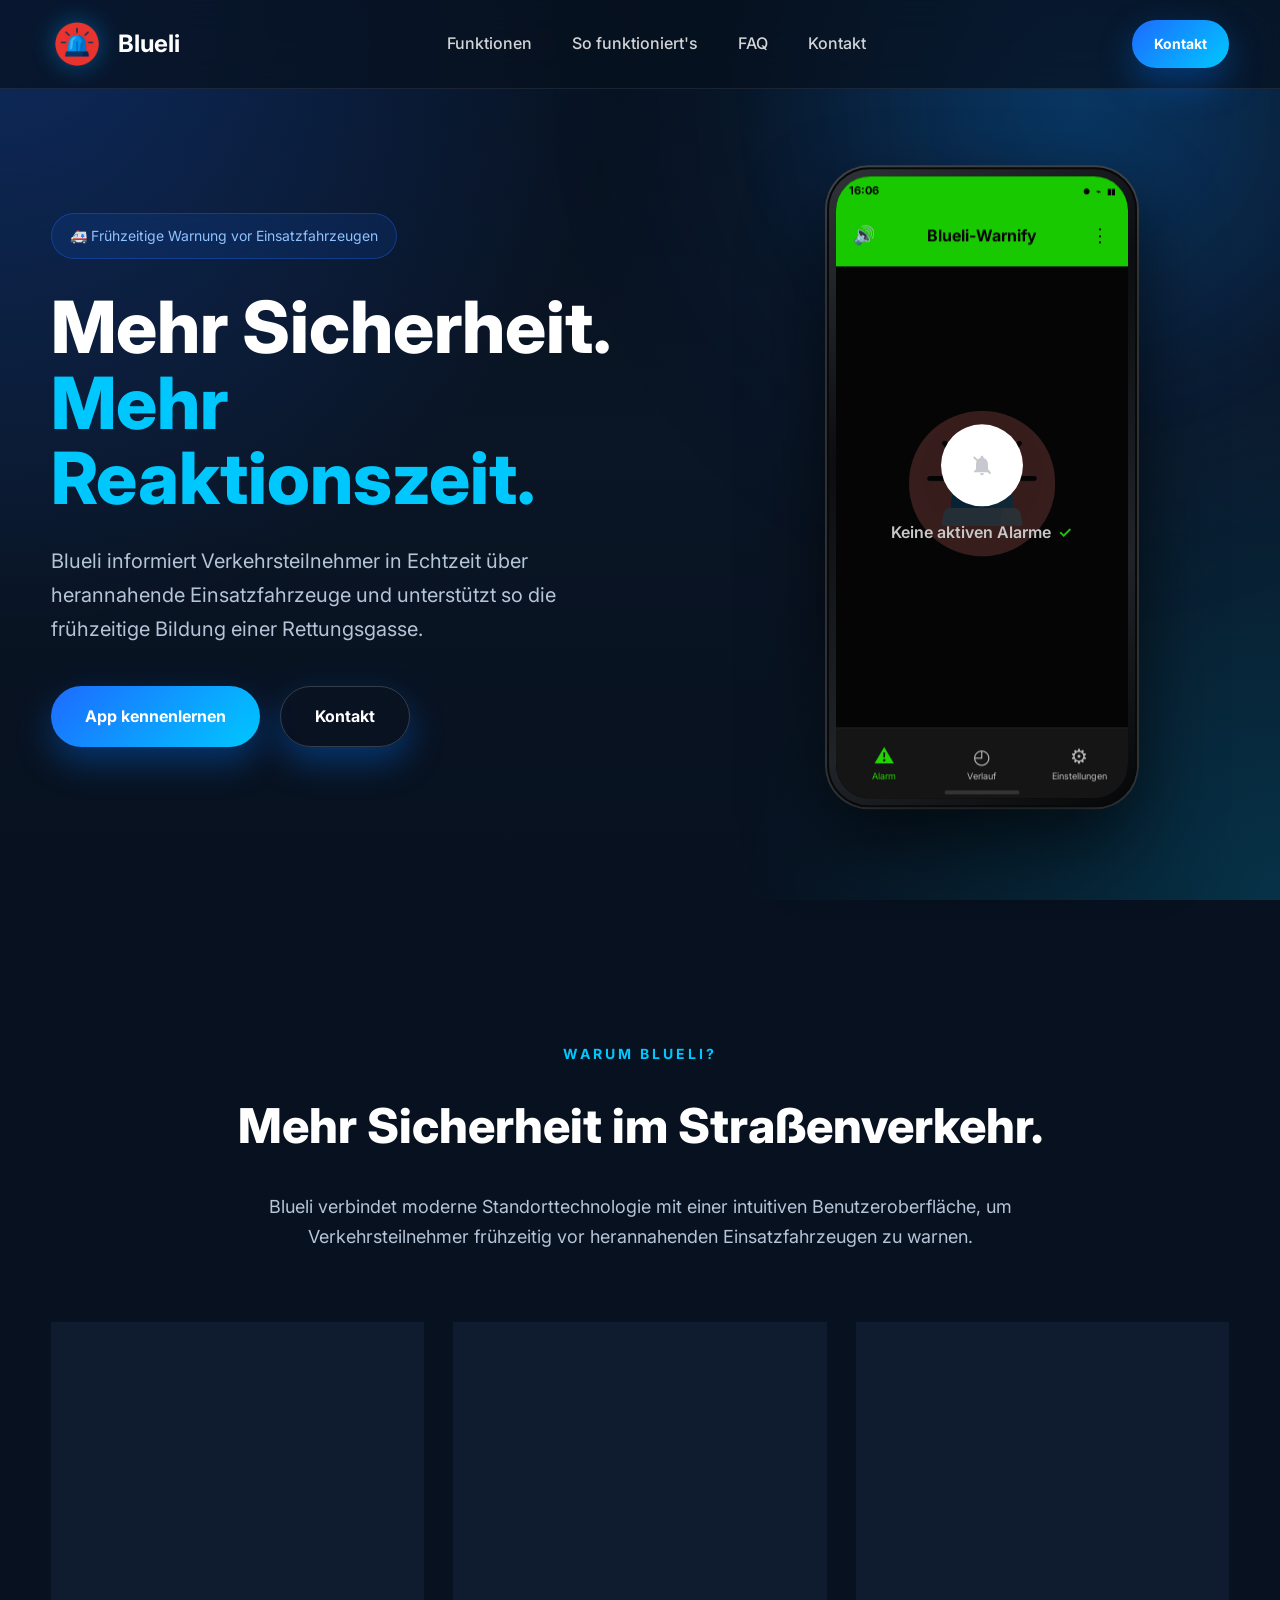
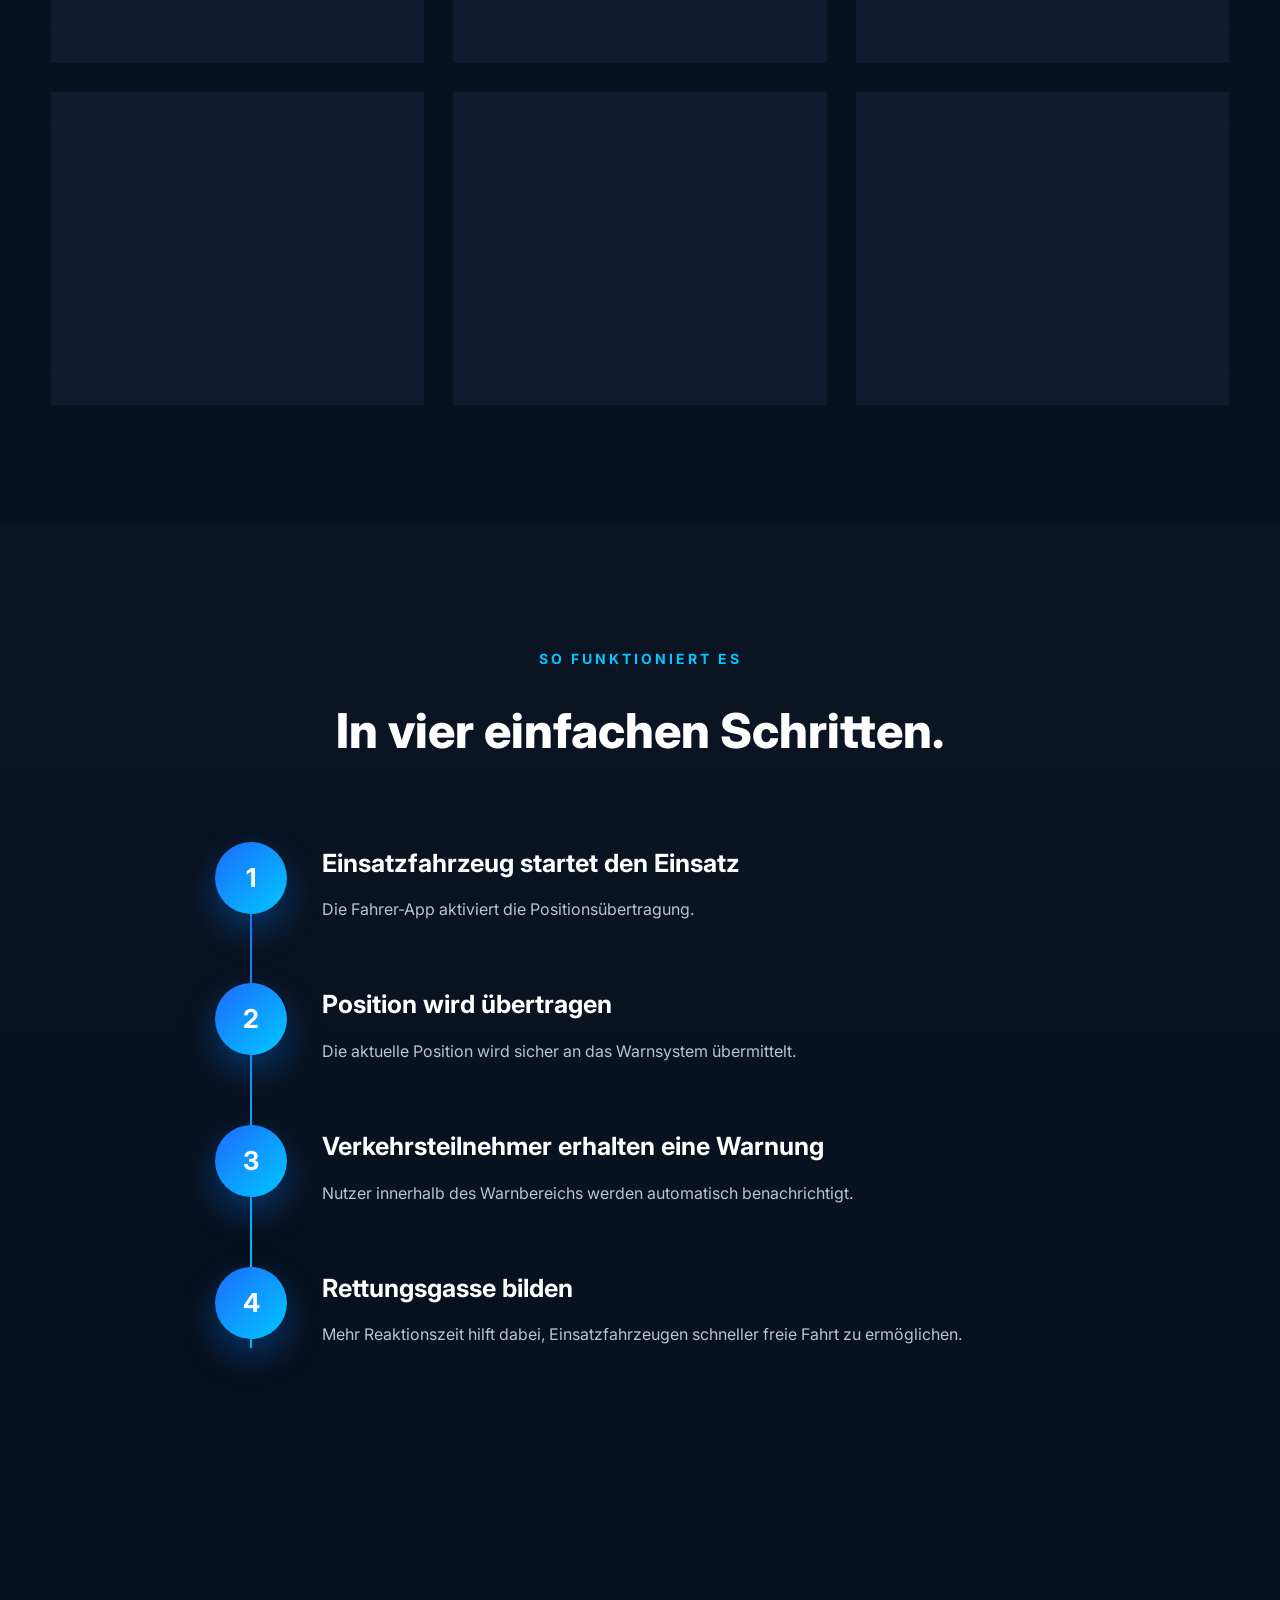
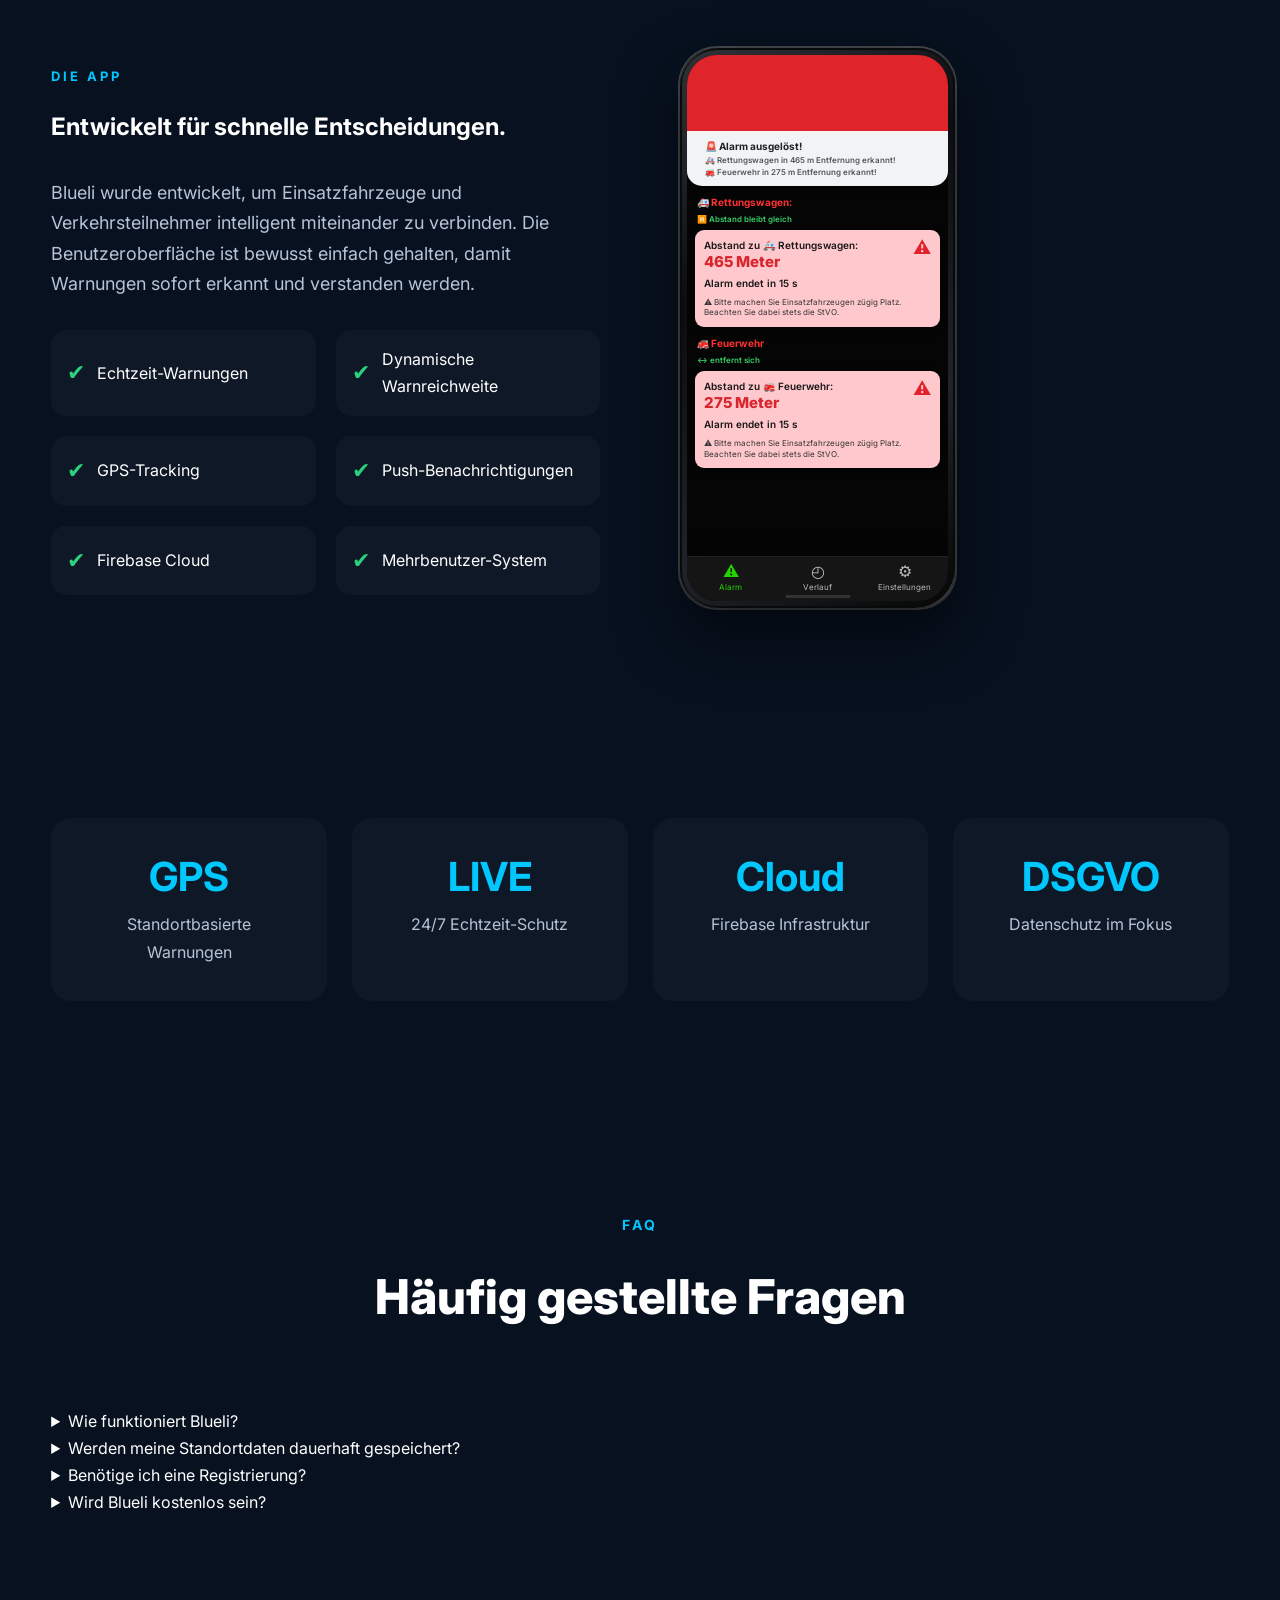
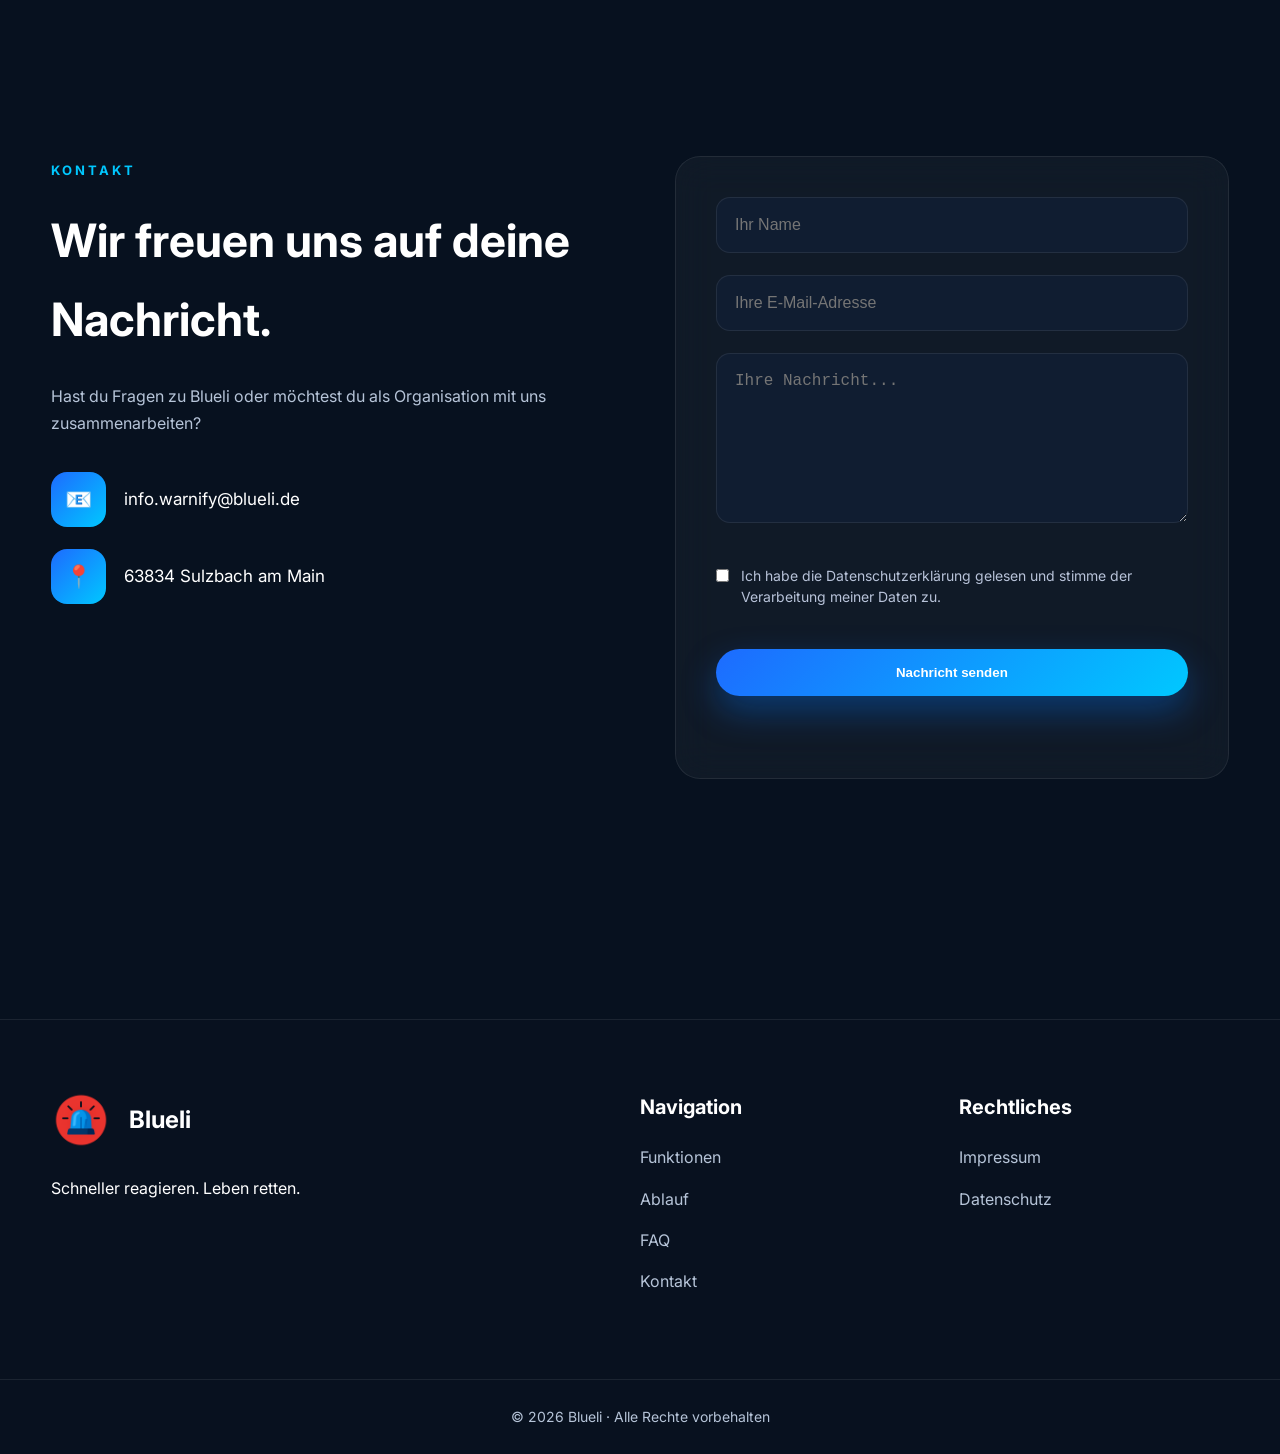
<file: index.html>
<!DOCTYPE html>

<html lang="de">

<head>

<meta charset="UTF-8">

<meta name="viewport" content="width=device-width, initial-scale=1.0">

<title>Blueli | Schneller reagieren. Leben retten.</title>

<meta name="description" content="Blueli informiert Verkehrsteilnehmer frühzeitig über herannahende Einsatzfahrzeuge und unterstützt eine sichere Rettungsgassenbildung.">

<meta name="theme-color" content="#0b1220">

<link rel="stylesheet" href="style.css">

<link rel="icon" href="logo.png">

<link rel="preconnect" href="https://fonts.googleapis.com">

<link rel="preconnect" href="https://fonts.gstatic.com" crossorigin>

<link href="https://fonts.googleapis.com/css2?family=Inter:wght@300;400;500;600;700;800&display=swap" rel="stylesheet">

</head>

<body>

<div class="background-glow"></div>

<nav class="navbar">

<div class="container nav-content">

    <a class="logo" href="#">

        <img src="logo.png" alt="Blueli">

        <span>Blueli</span>

    </a>

    <ul class="menu">

        <li><a href="#features">Funktionen</a></li>

        <li><a href="#how">So funktioniert's</a></li>

        <li><a href="#faq">FAQ</a></li>

        <li><a href="#contact">Kontakt</a></li>

    </ul>

    <a href="#contact" class="button button-small">
        Kontakt
    </a>

</div>

</nav>

<header class="hero">

<div class="container hero-grid">

    <div class="hero-left">

        <div class="badge">
            🚑 Frühzeitige Warnung vor Einsatzfahrzeugen
        </div>

        <h1>

            Mehr Sicherheit.

            <span>Mehr Reaktionszeit.</span>

        </h1>

        <p>

            Blueli informiert Verkehrsteilnehmer in Echtzeit über
            herannahende Einsatzfahrzeuge und unterstützt so die
            frühzeitige Bildung einer Rettungsgasse.

        </p>

        <div class="hero-buttons">

            <a href="#features" class="button">

                App kennenlernen

            </a>

            <a href="#contact" class="button secondary">

                Kontakt

            </a>

        </div>

    </div>

  <div class="hero-right">

    <div class="phone">

        <div class="phone-screen">

            <!-- ==========================================
                 STATUSLEISTE
                 ========================================== -->

            <div class="status-bar">

                <span id="phoneTime">20:08</span>

                <div class="status-icons">
                    <span>●</span>
                    <span>⌁</span>
                    <span>▮▮</span>
                </div>

            </div>


            <!-- ==========================================
                 APP-LEISTE
                 ========================================== -->

            <div class="appbar">

                <div class="app-action">
                    🔊
                </div>

                <div class="app-title">
                    Blueli-Warnify
                </div>

                <div class="app-action">
                    ⋮
                </div>

            </div>


            <!-- ==========================================
                 APP-INHALT
                 ========================================== -->

            <div class="app-content">


                <!-- ======================================
                     NORMALMODUS
                     ====================================== -->

                <div
                    class="neutral-view"
                    id="neutralView"
                >

                    <!-- Logo als dezenter Hintergrund -->

                    <img
                        src="logo.png"
                        class="neutral-logo"
                        alt="Blueli"
                    >


                    <!-- Glocke -->

                    <div class="neutral-icon">
                        <svg xmlns="http://w3.org" viewBox="0 0 24 24" width="24" height="24" fill="currentColor">
  <path d="M12 22c1.1 0 2-.9 2-2h-4c0 1.1.89 2 2 2zm6-6v-5c0-3.07-1.64-5.64-4.5-6.32V4c0-.83-.67-1.5-1.5-1.5s-1.5.67-1.5 1.5v.68C7.63 5.36 6 7.92 6 11v5l-2 2v1h16v-1l-2-2zM4.41 2.86L3 4.27l16.73 16.73 1.41-1.41L4.41 2.86z"/>
</svg>

                    </div>


                    <!-- Text -->

                    <div class="neutral-text">

                        <span>
                            Keine aktiven Alarme
                        </span>

                        <span class="neutral-check">
                            ✓
                        </span>

                    </div>

                </div>


                <!-- ======================================
                     ALARMMODUS
                     ====================================== -->

                <div
                    class="alarm-view"
                    id="alarmView"
                    style="display:none;"
                >


                    <!-- Alarm-Benachrichtigung -->

                    <div class="alarm-notification">

                        <div>
                            🚨
                        </div>

                        <div>

                            <strong>
                                Alarm ausgelöst!
                            </strong>

                            <span>
                                🚑 Rettungswagen in 465 m Entfernung erkannt!
                            </span>
                            🚒 Feuerwehr in 470 m Entfernung erkannt!
                            </span>

                        </div>

                    </div>


                    <!-- Rettungswagen -->

                    <div class="alarm-card">

                        <div class="alarm-card-header">

                            <div class="alarm-title">

                                Abstand zu
                                🚑 Rettungswagen:

                                <br>

                                <strong>
                                    465 Meter
                                </strong>

                            </div>

                            <div class="warning-icon">
                                ⚠
                            </div>

                        </div>


                        <div class="alarm-countdown">
                            Alarm endet in 9 s
                        </div>


                        <div class="alarm-hint">

                            ⚠️ Bitte machen Sie
                            Einsatzfahrzeugen zügig Platz.
                            Beachten Sie dabei stets die StVO.

                        </div>

                    </div>


                    <!-- Feuerwehr Überschrift -->

                    <div class="vehicle-label">

                        <span>
                            🚒 Feuerwehr
                        </span>

                        <span class="vehicle-moving">
                            ↔ entfernt sich
                        </span>

                    </div>


                    <!-- Feuerwehr -->

                    <div class="alarm-card">

                        <div class="alarm-card-header">

                            <div class="alarm-title">

                                Abstand zu
                                🚒 Feuerwehr:

                                <br>

                                <strong>
                                    475 Meter
                                </strong>

                            </div>

                            <div class="warning-icon">
                                ⚠
                            </div>

                        </div>


                        <div class="alarm-countdown">
                            Alarm endet in 17 s
                        </div>

                    </div>

                </div>

            </div>


            <!-- ==========================================
                 UNTERE NAVIGATION
                 ========================================== -->

            <div class="bottom-navigation">

                <div class="nav-item active">

                    <div class="nav-icon">
                        ⚠
                    </div>

                    <span>
                        Alarm
                    </span>

                </div>


                <div class="nav-item">

                    <div class="nav-icon">
                        ◴
                    </div>

                    <span>
                        Verlauf
                    </span>

                </div>


                <div class="nav-item">

                    <div class="nav-icon">
                        ⚙
                    </div>

                    <span>
                        Einstellungen
                    </span>

                </div>

            </div>


            <!-- Home Indicator -->

            <div class="home-indicator"></div>

        </div>


        <!-- ==========================================
             NORMAL / ALARM SCHALTER
             ========================================== -->

        <div class="phone-mode-switch">

            <button
                type="button"
                class="phone-mode-button active"
                id="normalModeButton"
                onclick="setPhoneMode('normal')"
            >
                Normal
            </button>

            <button
                type="button"
                class="phone-mode-button"
                id="alarmModeButton"
                onclick="setPhoneMode('alarm')"
            >
                Alarm
            </button>

        </div>

    </div>

</div>
   

</header>
<!-- ===========================
     FEATURES
=========================== -->

<section id="features" class="section">

<div class="container">

    <div class="section-title">

        <span>WARUM BLUELI?</span>

        <h2>Mehr Sicherheit im Straßenverkehr.</h2>

        <p>

            Blueli verbindet moderne Standorttechnologie mit einer
            intuitiven Benutzeroberfläche, um Verkehrsteilnehmer frühzeitig
            vor herannahenden Einsatzfahrzeugen zu warnen.

        </p>

    </div>

    <div class="feature-grid">

        <div class="feature-card">

            <div class="icon">🚑</div>

            <h3>Echtzeitwarnung</h3>

            <p>

                Frühzeitige Warnungen ermöglichen eine schnellere
                Reaktion und unterstützen die Bildung einer
                Rettungsgasse.

            </p>

        </div>

        <div class="feature-card">

            <div class="icon">📍</div>

            <h3>GPS-Technologie</h3>

            <p>

                Standortbasierte Warnungen sorgen dafür,
                dass Hinweise nur dort erscheinen,
                wo sie tatsächlich relevant sind.

            </p>

        </div>

        <div class="feature-card">

            <div class="icon">🔔</div>

            <h3>Push-Benachrichtigungen</h3>

            <p>

                Nutzer werden automatisch informiert,
                sobald sich ein Einsatzfahrzeug nähert.

            </p>

        </div>

        <div class="feature-card">

            <div class="icon">🔒</div>

            <h3>Datenschutz</h3>

            <p>

                Die Verarbeitung personenbezogener Daten erfolgt
                ausschließlich zur Bereitstellung der
                Warnfunktion.

            </p>

        </div>

        <div class="feature-card">

            <div class="icon">⚡</div>

            <h3>Hohe Performance</h3>

            <p>

                Optimiert für schnelle Reaktionszeiten
                und einen zuverlässigen Betrieb.

            </p>

        </div>

        <div class="feature-card">

            <div class="icon">👥</div>

            <h3>Gruppenverwaltung</h3>

            <p>

                Einsatzorganisationen können Fahrzeuge
                und Benutzer zentral verwalten.

            </p>

        </div>

    </div>

</div>

</section>

<!-- ===========================
     HOW IT WORKS
=========================== -->

<section id="how" class="section dark">

<div class="container">

    <div class="section-title">

        <span>SO FUNKTIONIERT ES</span>

        <h2>In vier einfachen Schritten.</h2>

    </div>

    <div class="timeline">

        <div class="timeline-item">

            <div class="number">1</div>

            <div>

                <h3>Einsatzfahrzeug startet den Einsatz</h3>

                <p>

                    Die Fahrer-App aktiviert die
                    Positionsübertragung.

                </p>

            </div>

        </div>

        <div class="timeline-item">

            <div class="number">2</div>

            <div>

                <h3>Position wird übertragen</h3>

                <p>

                    Die aktuelle Position wird
                    sicher an das Warnsystem übermittelt.

                </p>

            </div>

        </div>

        <div class="timeline-item">

            <div class="number">3</div>

            <div>

                <h3>Verkehrsteilnehmer erhalten eine Warnung</h3>

                <p>

                    Nutzer innerhalb des Warnbereichs
                    werden automatisch benachrichtigt.

                </p>

            </div>

        </div>

        <div class="timeline-item">

            <div class="number">4</div>

            <div>

                <h3>Rettungsgasse bilden</h3>

                <p>

                    Mehr Reaktionszeit hilft dabei,
                    Einsatzfahrzeugen schneller
                    freie Fahrt zu ermöglichen.

                </p>

            </div>

        </div>

    </div>

</div>

</section>
<!-- ===========================
     APP PREVIEW
=========================== -->

<section class="section">

<div class="container app-grid">

    <div>

        <span class="section-label">DIE APP</span>

        <h2>Entwickelt für schnelle Entscheidungen.</h2>

        <p class="section-text">

            Blueli wurde entwickelt, um Einsatzfahrzeuge und
            Verkehrsteilnehmer intelligent miteinander zu verbinden.
            Die Benutzeroberfläche ist bewusst einfach gehalten,
            damit Warnungen sofort erkannt und verstanden werden.

        </p>

        <div class="check-list">

            <div class="check-item">

                <span>✔</span>

                Echtzeit-Warnungen

            </div>

            <div class="check-item">

                <span>✔</span>

                Dynamische Warnreichweite

            </div>

            <div class="check-item">

                <span>✔</span>

                GPS-Tracking

            </div>

            <div class="check-item">

                <span>✔</span>

                Push-Benachrichtigungen

            </div>

            <div class="check-item">

                <span>✔</span>

                Firebase Cloud

            </div>

            <div class="check-item">

                <span>✔</span>

                Mehrbenutzer-System

            </div>

        </div>

    </div>

 <div class="phone-preview">

    <div class="phone">

        <div class="phone-screen">

            <!-- ==========================================
                 STATUSLEISTE
                 ========================================== -->

            <div class="status-bar">

                <span>20:08</span>

                <div class="status-icons">
                    <span>●</span>
                    <span>⌁</span>
                    <span>▮▮</span>
                </div>

            </div>


            <!-- ==========================================
                 APP-LEISTE – ALARM
                 ========================================== -->

            <div class="appbar alarm-appbar">

                <div class="app-action">
                    🔊
                </div>

                <div class="app-title">
                    Blueli-Warnify
                </div>

                <div class="app-action">
                    ⋮
                </div>

            </div>


           <!-- ==========================================
     APP-INHALT
     ========================================== -->
<div class="app-content">

    <div class="alarm-view">

        <!-- ==================================
             ALARM-BENACHRICHTIGUNG
             ================================== -->
        <div class="alarm-notification">
            <div></div>
            <div>
                <strong>🚨 Alarm ausgelöst!</strong>
                <span>🚑 Rettungswagen in 465 m Entfernung erkannt!</span>
                <span>🚒 Feuerwehr in 275 m Entfernung erkannt!</span> <!-- KORRIGIERT: Span richtig geöffnet und geschlossen -->
            </div>
        </div>

        <!-- ==================================
             RETTUNGSWAGEN
             ================================== -->
        <div class="vehicle-label">
            <span>🚑 Rettungswagen:</span>
            <span class="vehicle-moving">⏸️ Abstand bleibt gleich</span>
        </div>
        
        <div class="alarm-card">
            <div class="alarm-card-header">
                <div class="alarm-title">
                    Abstand zu 🚑 Rettungswagen:<br>
                    <strong>465 Meter</strong>
                </div>
                <div class="warning-icon">⚠</div>
            </div>
            <div class="alarm-countdown">Alarm endet in 9 s</div>
            <div class="alarm-hint">
                ⚠️ Bitte machen Sie Einsatzfahrzeugen zügig Platz. Beachten Sie dabei stets die StVO.
            </div>
        </div>

        <!-- ==================================
             FEUERWEHR
             ================================== -->
        <div class="vehicle-label">
            <span>🚒 Feuerwehr</span>
            <span class="vehicle-moving">↔ entfernt sich</span>
        </div>

        <div class="alarm-card">
            <div class="alarm-card-header">
                <div class="alarm-title">
                    Abstand zu 🚒 Feuerwehr:<br>
                    <strong>275 Meter</strong>
                </div>
                <div class="warning-icon">⚠</div>
            </div>
            <div class="alarm-countdown">Alarm endet in 20 s</div>
            <div class="alarm-hint">
                ⚠️ Bitte machen Sie Einsatzfahrzeugen zügig Platz. Beachten Sie dabei stets die StVO.
            </div>
        </div>

    </div> <!-- Ende alarm-view -->

</div> <!-- Ende app-content -->


<!-- ==========================================
     UNTERE NAVIGATION
     ========================================== -->
<div class="bottom-navigation">
    <div class="nav-item active">
        <div class="nav-icon">⚠</div>
        <span>Alarm</span>
    </div>
    <div class="nav-item">
        <div class="nav-icon">◴</div>
        <span>Verlauf</span>
    </div>
    <div class="nav-item">
        <div class="nav-icon">⚙</div>
        <span>Einstellungen</span>
    </div>
</div>

<div class="home-indicator"></div>
    </div>
    </div>
    </div>

</section>

<!-- ===========================
     STATS
=========================== -->

<section class="stats">

<div class="container stats-grid">

    <div class="stat">

        <h2>GPS</h2>

        <p>Standortbasierte Warnungen</p>

    </div>

    <div class="stat">
    <h2>LIVE</h2> 
    <p>24/7 Echtzeit-Schutz</p>
</div>



    <div class="stat">

        <h2>Cloud</h2>

        <p>Firebase Infrastruktur</p>

    </div>

    <div class="stat">

        <h2>DSGVO</h2>

        <p>Datenschutz im Fokus</p>

    </div>

</div>

</section>

<!-- ===========================
     FAQ
=========================== -->

<section id="faq" class="section">

<div class="container">

    <div class="section-title">

        <span>FAQ</span>

        <h2>Häufig gestellte Fragen</h2>

    </div>

    <div class="faq">

        <details>

            <summary>

                Wie funktioniert Blueli?

            </summary>

            <p>

                Einsatzfahrzeuge übertragen während eines Einsatzes
                ihre Position. Nutzer innerhalb des Warnbereichs
                erhalten automatisch eine Benachrichtigung.

            </p>

        </details>

        <details>

            <summary>

                Werden meine Standortdaten dauerhaft gespeichert?

            </summary>

            <p>

                Standortdaten werden ausschließlich zur
                Bereitstellung der Warnfunktion verarbeitet.
                Weitere Informationen findest du in der
                Datenschutzerklärung.

            </p>

        </details>

        <details>

            <summary>

                Benötige ich eine Registrierung?

            </summary>

            <p>

                Für bestimmte Funktionen ist ein Benutzerkonto
                erforderlich. Die Anmeldung erfolgt über Firebase
                Authentication.

            </p>

        </details>

        </body>
        <details>

            <summary>

                Wird Blueli kostenlos sein?

            </summary>

            <p>

                Es wird eine kostenlose Grundversion sowie
                kostenpflichtige Funktionen für Organisationen
                geben.

            </p>

        </details>

    </div>

</div>

</section>
    <section id="contact" class="section">

<div class="container contact-grid">

    <div class="contact-info">

        <span class="section-label">KONTAKT</span>

        <h2>Wir freuen uns auf deine Nachricht.</h2>

        <p>
            Hast du Fragen zu Blueli oder möchtest du als Organisation
            mit uns zusammenarbeiten?
        </p>

        <div class="contact-item">
            <div class="contact-icon">📧</div>
            info.warnify@blueli.de
        </div>

        <div class="contact-item">
            <div class="contact-icon">📍</div>
            63834 Sulzbach am Main
        </div>

    </div>

   <div class="contact-form">

<form id="contactForm">

<input
type="hidden"
name="access_key"
value="23f39698-4f07-43ba-8025-a423a69e48e6">

<input
type="hidden"
name="subject"
value="Neue Nachricht über die Blueli Website">

<input
type="hidden"
name="from_name"
value="Blueli Kontaktformular">

<input
type="checkbox"
name="botcheck"
class="hidden"
style="display:none;">

<input
type="text"
name="name"
placeholder="Ihr Name"
required>

<input
type="email"
name="email"
placeholder="Ihre E-Mail-Adresse"
required>

<textarea
name="message"
placeholder="Ihre Nachricht..."
required></textarea>

<label class="checkbox">

<input
type="checkbox"
required>

Ich habe die Datenschutzerklärung gelesen und stimme der Verarbeitung meiner Daten zu.

</label>

<button
type="submit"
class="button">

<span id="buttonText">

Nachricht senden

</span>

<span
id="loading"
style="display:none;">

Wird gesendet...

</span>

</button>

<div
id="result">

</div>

</form>

</div>

    </div>

</div>

</section>

<footer>

<div class="container footer-grid">

<div>

<div class="footer-logo">

<img src="logo.png" alt="Blueli Logo">

<h2>Blueli</h2>

</div>

<p>
Schneller reagieren. Leben retten.
</p>

</div>

<div class="footer-column">

<h3>Navigation</h3>

<ul>

<li><a href="#features">Funktionen</a></li>

<li><a href="#how">Ablauf</a></li>

<li><a href="#faq">FAQ</a></li>

<li><a href="#contact">Kontakt</a></li>

</ul>

</div>

<div class="footer-column">

<h3>Rechtliches</h3>

<ul>

<li><a href="impressum.html">Impressum</a></li>
<li><a href="datenschutz.html">Datenschutz</a></li>

</ul>

</div>

</div>

<div class="footer-bottom">

© 2026 Blueli · Alle Rechte vorbehalten

</div>

</footer>

<script src="script.js"></script>
<script>
function setPhoneMode(mode) {

    const neutralView = document.getElementById("neutralView");
    const alarmView = document.getElementById("alarmView");

    const normalButton =
        document.getElementById("normalModeButton");

    const alarmButton =
        document.getElementById("alarmModeButton");


    if (mode === "alarm") {

        /* Normal komplett ausblenden */
        neutralView.style.display = "none";

        /* Alarm anzeigen */
        alarmView.style.display = "block";

        /* Button */
        normalButton.classList.remove("active");
        alarmButton.classList.add("active");

    } else {

        /* Alarm komplett ausblenden */
        alarmView.style.display = "none";

        /* Normal anzeigen */
        neutralView.style.display = "flex";

        /* Button */
        alarmButton.classList.remove("active");
        normalButton.classList.add("active");

    }
}
</script>
</body>
</html>
</file>
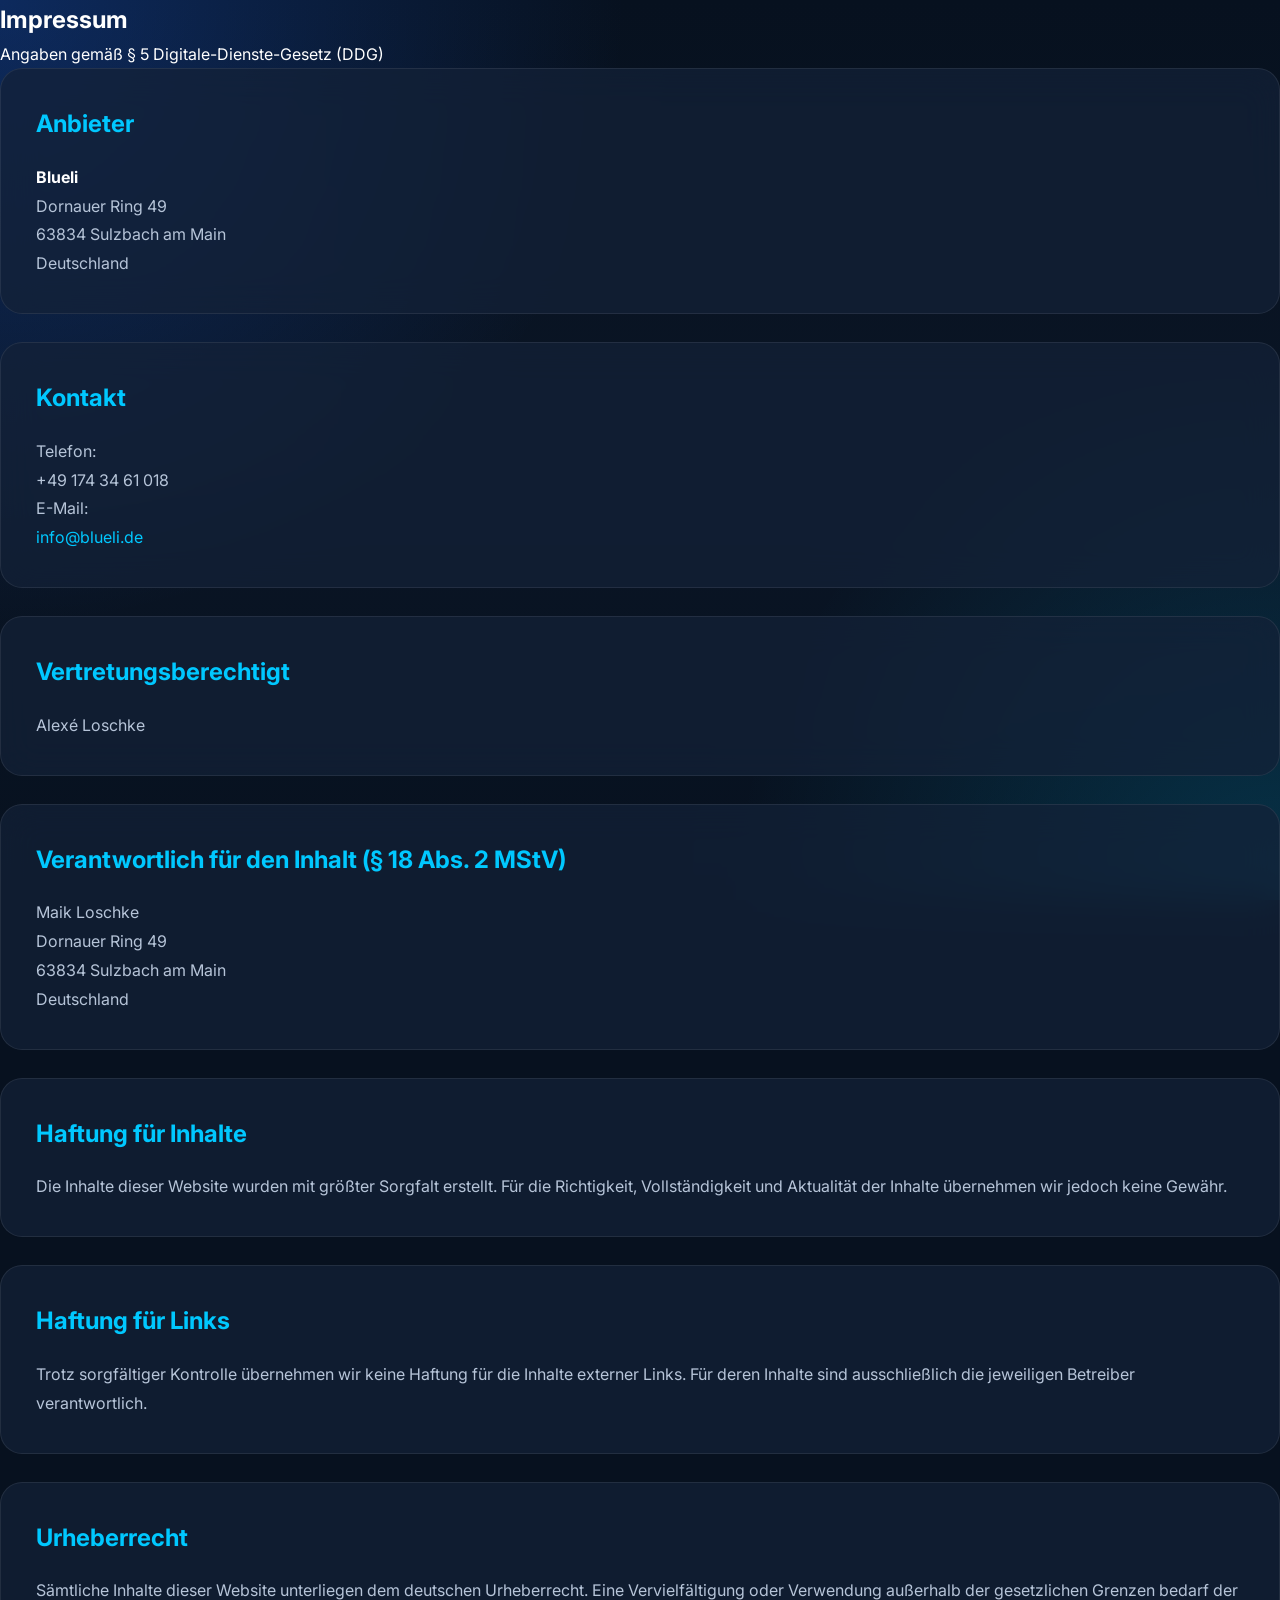
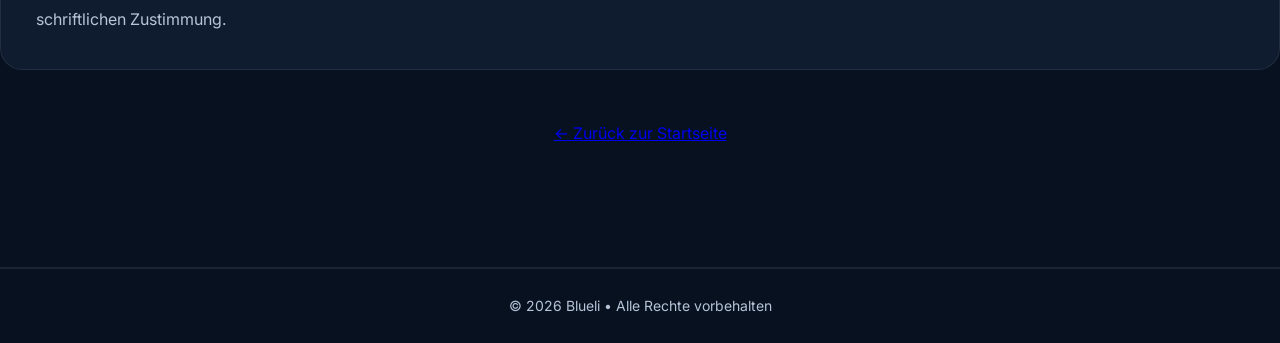
<file: impressum.html>
<!DOCTYPE html>
<html lang="de">
<head>
    <meta charset="UTF-8">
    <meta name="viewport" content="width=device-width, initial-scale=1.0">
    <title>Impressum | Blueli</title>

    <link rel="stylesheet" href="style.css">

    <link href="https://fonts.googleapis.com/css2?family=Inter:wght@300;400;500;600;700&display=swap" rel="stylesheet">
</head>

<body>

<main>

<section class="legal-card">

    <h1>Impressum</h1>

    <p class="legal-intro">
        Angaben gemäß § 5 Digitale-Dienste-Gesetz (DDG)
    </p>

    <div class="legal-box">

        <h2>Anbieter</h2>

        <p>
            <strong>Blueli</strong><br>
            Dornauer Ring 49<br>
            63834 Sulzbach am Main<br>
            Deutschland<br>
        </p>

    </div>

    <div class="legal-box">

        <h2>Kontakt</h2>

        <p>
            Telefon:<br>
            +49 174 34 61 018
        </p>

        <p>
            E-Mail:<br>
            <a href="mailto:info@blueli.de">info@blueli.de</a>
        </p>

    </div>

    <div class="legal-box">

        <h2>Vertretungsberechtigt</h2>

        <p>
Alexé Loschke
        </p>

    </div>

    <div class="legal-box">

        <h2>Verantwortlich für den Inhalt (§ 18 Abs. 2 MStV)</h2>

        <p>
            Maik Loschke<br>
            Dornauer Ring 49<br>
            63834 Sulzbach am Main<br>
            Deutschland<br>
        </p>

    </div>

    <div class="legal-box">

        <h2>Haftung für Inhalte</h2>

        <p>
            Die Inhalte dieser Website wurden mit größter Sorgfalt erstellt.
            Für die Richtigkeit, Vollständigkeit und Aktualität der Inhalte
            übernehmen wir jedoch keine Gewähr.
        </p>

    </div>

    <div class="legal-box">

        <h2>Haftung für Links</h2>

        <p>
            Trotz sorgfältiger Kontrolle übernehmen wir keine Haftung für die
            Inhalte externer Links. Für deren Inhalte sind ausschließlich die
            jeweiligen Betreiber verantwortlich.
        </p>

    </div>

    <div class="legal-box">

        <h2>Urheberrecht</h2>

        <p>
            Sämtliche Inhalte dieser Website unterliegen dem deutschen
            Urheberrecht. Eine Vervielfältigung oder Verwendung außerhalb der
            gesetzlichen Grenzen bedarf der schriftlichen Zustimmung.
        </p>

    </div>

    <div class="legal-back">

        <a class="btn-primary" href="index.html">
            ← Zurück zur Startseite
        </a>

    </div>

</section>

</main>

<footer class="footer">

    <div class="footer-bottom">
        © 2026 Blueli • Alle Rechte vorbehalten
    </div>

</footer>

</body>
</html>
</file>
<file: style.css>
/* =======================================================
   BLUELI WEBSITE
   Bereinigte Version
======================================================= */

:root {
    --primary: #1D6BFF;
    --primary-light: #4E8DFF;
    --secondary: #00C8FF;

    --success: #21d07a;
    --danger: #ff4c4c;

    --background: #07111F;
    --background2: #0E1B2F;

    --card: #142238;
    --card-hover: #1A2C47;

    --border: rgba(255,255,255,.08);

    --text: #ffffff;
    --text-light: #B6C4D8;

    --shadow:
        0 20px 40px rgba(0,0,0,.25);

    --radius: 22px;
}


/* =======================================================
   RESET
======================================================= */

* {
    margin: 0;
    padding: 0;
    box-sizing: border-box;
}

html {
    scroll-behavior: smooth;
}

body {
    font-family: 'Inter', sans-serif;
    background: var(--background);
    color: var(--text);
    overflow-x: hidden;
    line-height: 1.7;
}


/* =======================================================
   HINTERGRUND
======================================================= */

body::before {
    content: "";

    position: fixed;
    inset: 0;

    z-index: -2;

    background:
        radial-gradient(
            circle at top left,
            rgba(29,107,255,.28),
            transparent 40%
        ),

        radial-gradient(
            circle at bottom right,
            rgba(0,200,255,.18),
            transparent 35%
        ),

        linear-gradient(
            180deg,
            #07111F,
            #0A1525,
            #07111F
        );
}

.background-glow {
    position: fixed;

    width: 900px;
    height: 900px;

    border-radius: 50%;

    background:
        radial-gradient(
            circle,
            rgba(30,130,255,.18),
            transparent 70%
        );

    filter: blur(80px);

    top: -350px;
    right: -250px;

    pointer-events: none;
    z-index: -1;
}


/* =======================================================
   CONTAINER
======================================================= */

.container {
    width: min(1180px, 92%);
    margin: auto;
}


/* =======================================================
   NAVIGATION
======================================================= */

.navbar {
    position: fixed;

    top: 0;
    left: 0;

    width: 100%;

    z-index: 999;

    backdrop-filter: blur(18px);

    background: rgba(7,17,31,.72);

    border-bottom: 1px solid var(--border);
}

.nav-content {
    display: flex;

    justify-content: space-between;
    align-items: center;

    padding: 18px 0;
}

.logo {
    display: flex;

    align-items: center;

    gap: 15px;

    text-decoration: none;

    color: white;

    font-size: 24px;
    font-weight: 700;
}

.logo img {
    width: 52px;

    filter:
        drop-shadow(
            0 0 12px rgba(0,162,255,.45)
        );
}

.menu {
    list-style: none;

    display: flex;

    gap: 40px;
}

.menu a {
    color: white;

    text-decoration: none;

    font-weight: 500;

    transition: .25s;

    opacity: .82;
}

.menu a:hover {
    opacity: 1;
    color: #7ab4ff;
}


/* =======================================================
   BUTTONS
======================================================= */

.button {
    display: inline-flex;

    align-items: center;
    justify-content: center;

    gap: 10px;

    padding: 16px 34px;

    border-radius: 50px;

    background:
        linear-gradient(
            135deg,
            var(--primary),
            var(--secondary)
        );

    color: white;

    text-decoration: none;

    font-weight: 700;

    transition: .35s;

    box-shadow:
        0 15px 35px rgba(0,120,255,.35);

    position: relative;

    overflow: hidden;
}

.button:hover {
    transform: translateY(-4px);

    box-shadow:
        0 25px 50px rgba(0,120,255,.45);
}

.button.secondary {
    background: transparent;

    border: 1px solid rgba(255,255,255,.18);
}

.button.secondary:hover {
    background: rgba(255,255,255,.05);
}

.button-small {
    padding: 12px 22px;
    font-size: 14px;
}

.button:disabled {
    opacity: .7;
    cursor: not-allowed;
}


/* =======================================================
   HERO
======================================================= */

.hero {
    min-height: 100vh;

    display: flex;

    align-items: center;

    padding: 160px 0 120px;

    position: relative;

    overflow: hidden;
}

.hero-grid {
    display: grid;

    grid-template-columns: 1.1fr .9fr;

    gap: 80px;

    align-items: center;
}

.hero-left {
    animation: fadeLeft .9s ease;
}

.hero-right {
    display: flex;

    justify-content: center;

    animation: fadeRight .9s ease;
}


/* =======================================================
   BADGE
======================================================= */

.badge {
    display: inline-flex;

    align-items: center;

    gap: 10px;

    padding: 10px 18px;

    border-radius: 999px;

    background: rgba(29,107,255,.12);

    border: 1px solid rgba(29,107,255,.35);

    color: #8fc2ff;

    font-size: 14px;

    margin-bottom: 30px;

    backdrop-filter: blur(10px);
}


/* =======================================================
   HERO TEXT
======================================================= */

.hero h1 {
    font-size: 72px;

    line-height: 1.05;

    font-weight: 800;

    margin-bottom: 28px;
}

.hero h1 span {
    display: block;

    color: var(--secondary);
}

.hero p {
    font-size: 20px;

    color: var(--text-light);

    max-width: 650px;

    margin-bottom: 40px;
}

.hero-buttons {
    display: flex;

    gap: 20px;

    flex-wrap: wrap;
}


/* =======================================================
   BLUELI SMARTPHONE
   NEU / BEREINIGT
======================================================= */

/*
   WICHTIG:

   Diese Regeln ersetzen die alten widersprüchlichen
   .phone / .phone-screen Regeln.

   Sie passen direkt zu deinem aktuellen HTML:
   
   .phone
     .phone-screen
       .status-bar
       .appbar
       .app-content
       .bottom-navigation
       .home-indicator
*/


.phone {
    width: 292px;
    height: 596px;

    padding: 8px;

    position: relative;

    border-radius: 40px;

    background:
        linear-gradient(
            145deg,
            #1d1d1d,
            #050505
        );

    border: 1px solid #343434;

    box-shadow:
        0 35px 80px rgba(0,0,0,.55),
        0 0 60px rgba(0,130,255,.15);

    flex-shrink: 0;

    z-index: 2;
}


/* =======================================================
   PHONE AUSSENRAHMEN
======================================================= */

.phone::before {
    content: "";

    position: absolute;

    inset: -2px;

    border-radius: 42px;

    padding: 2px;

    background:
        linear-gradient(
            135deg,
            #333333,
            #111111,
            #444444
        );

    -webkit-mask:
        linear-gradient(#fff 0 0) content-box,
        linear-gradient(#fff 0 0);

    -webkit-mask-composite: xor;

    mask-composite: exclude;

    pointer-events: none;
}


/* =======================================================
   PHONE SEITENTASTEN
======================================================= */

.phone::after {
    content: "";

    position: absolute;

    right: -4px;

    top: 120px;

    width: 4px;

    height: 65px;

    border-radius: 0 4px 4px 0;

    background: #333;

    box-shadow:
        0 80px 0 #333;
}


/* =======================================================
   PHONE SCREEN
======================================================= */

.phone .phone-screen {
    width: 100%;
    height: 100%;

    position: relative;

    overflow: hidden;

    display: flex;

    flex-direction: column;

    border-radius: 32px;

    background:
        linear-gradient(
            180deg,
            #f5f6f8 0%,
            #eef1f4 100%
        );

    color: #17202a;
}


/* =======================================================
   STATUSLEISTE
======================================================= */

.phone .status-bar {
    height: 30px;

    padding: 6px 13px 0;

    display: flex;

    align-items: center;

    justify-content: space-between;

    flex-shrink: 0;

    background: #ffffff;

    color: #111827;

    font-size: 9px;

    font-weight: 700;
}

.phone .status-icons {
    display: flex;

    align-items: center;

    gap: 5px;

    font-size: 8px;

    line-height: 1;
}


/* =======================================================
   APP-LEISTE
======================================================= */

.phone .appbar {
    height: 52px;

    padding: 0 14px;

    display: flex;

    align-items: center;

    justify-content: space-between;

    flex-shrink: 0;

    background: #ffffff;

    border-bottom: 1px solid #e2e5e8;
}

.phone .app-action {
    width: 28px;

    display: flex;

    align-items: center;

    justify-content: center;

    font-size: 14px;

    color: #111827;
}

.phone .app-title {
    flex: 1;

    text-align: center;

    font-size: 14px;

    font-weight: 700;

    color: #111827;
}


/* =======================================================
   APP CONTENT
======================================================= */

.phone .app-content {
    flex: 1;

    min-height: 0;

    position: relative;

    overflow: hidden;

    background:
        linear-gradient(
            180deg,
            #f5f7f9 0%,
            #edf1f4 100%
        );
}


/* =======================================================
   NEUTRALER ZUSTAND
======================================================= */

.phone .neutral-view {
    position: absolute;

    inset: 0;

    display: flex;

    flex-direction: column;

    align-items: center;

    justify-content: center;

    gap: 22px;

    padding-bottom: 25px;

    color: #172b3f;

    font-size: 15px;

    font-weight: 600;

    text-align: center;
}

.phone .neutral-icon {
    width: 82px;
    height: 82px;

    display: flex;

    align-items: center;
    justify-content: center;

    border-radius: 50%;

    background: #ffffff;

    box-shadow:
        0 8px 25px rgba(0,0,0,.12);

    font-size: 40px;
}

.phone .neutral-text {
    display: flex;

    align-items: center;

    justify-content: center;

    gap: 10px;

    line-height: 1.4;
}

.phone .neutral-check {
    font-size: 16px;
}


/* =======================================================
   ALARM ZUSTAND
======================================================= */

.phone .alarm-view {
    position: absolute;

    inset: 0;

    padding: 10px;

    overflow-y: auto;

    background:
        linear-gradient(
            180deg,
            #f5f7f9,
            #edf0f3
        );
}


/* =======================================================
   ALARM NOTIFICATION
======================================================= */

.phone .alarm-notification {
    padding: 11px;

    margin-bottom: 10px;

    border-radius: 12px;

    background: #f8f9fa;

    box-shadow:
        0 3px 10px rgba(0,0,0,.14);

    color: #26313d;

    font-size: 9px;

    font-weight: 600;

    text-align: left;
}


/* =======================================================
   ALARM CARD
======================================================= */

.phone .alarm-card {
    padding: 12px;

    border-radius: 11px;

    background: #ffd6d6;

    border: 1px solid #ffb4b4;

    color: #1d2733;

    font-size: 10px;

    box-shadow:
        0 4px 12px rgba(0,0,0,.08);

    margin-bottom: 8px;
}


/* =======================================================
   ALARM CARD HEADER
======================================================= */

.phone .alarm-card-header {
    display: flex;

    align-items: flex-start;

    justify-content: space-between;

    gap: 6px;

    margin-bottom: 7px;
}

.phone .alarm-title {
    line-height: 1.4;

    color: #202b36;
}

.phone .alarm-title strong {
    font-size: 11px;
}

.phone .warning-icon {
    color: #d82323;

    font-size: 21px;

    line-height: 1;

    flex-shrink: 0;
}


/* =======================================================
   COUNTDOWN
======================================================= */

.phone .alarm-countdown {
    margin-top: 8px;

    font-size: 9px;

    font-weight: 600;

    color: #252e38;
}


/* =======================================================
   ALARM HINWEIS
======================================================= */

.phone .alarm-hint {
    margin-top: 8px;

    font-size: 8px;

    line-height: 1.45;

    color: #303943;
}


/* =======================================================
   FAHRZEUG BESCHREIBUNG
======================================================= */

.phone .vehicle-label {
    display: flex;

    align-items: center;

    justify-content: space-between;

    padding: 2px 5px;

    margin: 1px 0 2px;

    color: #e32828;

    font-size: 10px;

    font-weight: 700;
}

.phone .vehicle-moving {
    color: #199447;

    font-size: 8px;

    font-weight: 600;
}


/* =======================================================
   BOTTOM NAVIGATION
======================================================= */

.phone .bottom-navigation {
    height: 58px;

    display: flex;

    align-items: stretch;

    justify-content: space-around;

    flex-shrink: 0;

    background: #ffffff;

    border-top: 1px solid #e1e4e8;
}

.phone .nav-item {
    flex: 1;

    border: 0;

    background: transparent;

    display: flex;

    flex-direction: column;

    align-items: center;

    justify-content: center;

    gap: 2px;

    color: #7c8792;

    font-size: 8px;

    cursor: pointer;

    transition: .2s ease;
}

.phone .nav-item:hover {
    color: #1769aa;
}

.phone .nav-item.active {
    color: #1769aa;
}

.phone .nav-icon {
    display: flex;

    align-items: center;
    justify-content: center;

    height: 20px;

    font-size: 17px;

    line-height: 1;
}

.phone .nav-item span {
    font-size: 8px;

    line-height: 1.2;
}


/* =======================================================
   HOME / GESTURE BAR
======================================================= */

.phone .home-indicator {
    position: absolute;

    bottom: 5px;

    left: 50%;

    transform: translateX(-50%);

    width: 72px;

    height: 4px;

    border-radius: 5px;

    background: #333333;

    z-index: 20;
}


/* =======================================================
   SECTION LAYOUT
======================================================= */

.section {
    padding: 120px 0;

    position: relative;
}

.section.dark {
    background:
        linear-gradient(
            180deg,
            rgba(255,255,255,.02),
            rgba(255,255,255,0)
        );
}

.section-title {
    text-align: center;

    margin-bottom: 70px;
}

.section-title span {
    color: var(--secondary);

    text-transform: uppercase;

    letter-spacing: 3px;

    font-size: 14px;

    font-weight: 700;
}

.section-title h2 {
    margin-top: 18px;

    font-size: 48px;

    font-weight: 800;
}

.section-title p {
    margin: 25px auto 0;

    max-width: 760px;

    color: var(--text-light);

    font-size: 18px;
}


/* =======================================================
   FEATURE GRID
======================================================= */

.feature-grid {
    display: grid;

    grid-template-columns:
        repeat(auto-fit,minmax(300px,1fr));

    gap: 30px;
}

.feature-card {
    background:
        rgba(20,34,56,.72);

    backdrop-filter: blur(18px);

    border: 1px solid var(--border);

    border-radius: var(--radius);

    padding: 38px;

    transition: .35s;

    position: relative;

    overflow: hidden;
}

.feature-card::before {
    content: "";

    position: absolute;

    inset: 0;

    background:
        linear-gradient(
            135deg,
            rgba(29,107,255,.18),
            transparent 55%
        );

    opacity: 0;

    transition: .35s;
}

.feature-card:hover {
    transform: translateY(-10px);

    background: var(--card-hover);

    border-color: rgba(29,107,255,.35);

    box-shadow:
        0 25px 60px rgba(0,0,0,.35),
        0 0 35px rgba(29,107,255,.20);
}

.feature-card:hover::before {
    opacity: 1;
}

.feature-card > * {
    position: relative;

    z-index: 2;
}

.icon {
    width: 72px;
    height: 72px;

    display: flex;

    align-items: center;
    justify-content: center;

    border-radius: 18px;

    font-size: 34px;

    margin-bottom: 25px;

    background:
        linear-gradient(
            135deg,
            var(--primary),
            var(--secondary)
        );

    box-shadow:
        0 15px 35px rgba(0,120,255,.25);
}

.feature-card h3 {
    font-size: 24px;

    margin-bottom: 15px;
}

.feature-card p {
    color: var(--text-light);

    font-size: 16px;
}


/* =======================================================
   TIMELINE
======================================================= */

.timeline {
    position: relative;

    max-width: 850px;

    margin: 0 auto;
}

.timeline::before {
    content: "";

    position: absolute;

    left: 35px;

    top: 0;
    bottom: 0;

    width: 2px;

    background:
        linear-gradient(
            var(--primary),
            var(--secondary)
        );
}

.timeline-item {
    display: flex;

    gap: 35px;

    margin-bottom: 60px;

    position: relative;
}

.number {
    width: 72px;
    height: 72px;

    min-width: 72px;

    border-radius: 50%;

    display: flex;

    align-items: center;
    justify-content: center;

    font-size: 26px;

    font-weight: 700;

    color: white;

    background:
        linear-gradient(
            135deg,
            var(--primary),
            var(--secondary)
        );

    box-shadow:
        0 15px 35px rgba(0,120,255,.35);
}

.timeline-item h3 {
    margin-bottom: 12px;

    font-size: 25px;
}

.timeline-item p {
    color: var(--text-light);
}


/* =======================================================
   APP PREVIEW / TEXTBEREICH
======================================================= */

.app-grid {
    display: grid;

    grid-template-columns: 1fr 1fr;

    gap: 80px;

    align-items: center;
}

.section-label {
    display: inline-block;

    margin-bottom: 20px;

    color: var(--secondary);

    letter-spacing: 3px;

    font-size: 13px;

    font-weight: 700;
}

.section-text {
    margin: 30px 0;

    color: var(--text-light);

    font-size: 18px;
}

.check-list {
    display: grid;

    grid-template-columns: repeat(2,1fr);

    gap: 20px;
}

.check-item {
    display: flex;

    align-items: center;

    gap: 12px;

    padding: 16px;

    border-radius: 15px;

    background: rgba(255,255,255,.03);
}

.check-item span {
    color: #2bd27d;

    font-size: 22px;
}


/* =======================================================
   LARGE PHONE
   BLEIBT VON DER NEUEN PHONE-VORSCHAU GETRENNT
======================================================= */

.phone-large {
    width: 370px;

    height: 760px;

    margin: auto;

    border-radius: 45px;

    background: #111;

    padding: 15px;

    box-shadow:
        0 40px 80px rgba(0,0,0,.45);
}

.phone-header {
    width: 150px;

    height: 28px;

    background: #222;

    border-radius: 20px;

    margin: 0 auto 20px;
}

.phone-content {
    height: 675px;

    border-radius: 30px;

    background:
        linear-gradient(
            180deg,
            #12203c,
            #08111f
        );

    display: flex;

    flex-direction: column;

    align-items: center;

    justify-content: center;

    padding: 40px;
}

.app-logo {
    width: 90px;

    margin-bottom: 25px;
}

.status {
    margin: 25px 0;

    padding: 12px 25px;

    border-radius: 999px;

    font-weight: 600;
}

.status.success {
    background: rgba(43,210,125,.18);

    color: #54ff9c;
}

.mock-card {
    width: 100%;

    padding: 18px;

    margin-top: 16px;

    border-radius: 18px;

    background: rgba(255,255,255,.05);

    text-align: center;
}

.mock-card.alert {
    background: rgba(29,107,255,.18);

    border: 1px solid rgba(29,107,255,.35);
}


/* =======================================================
   STATS
======================================================= */

.stats {
    padding: 90px 0;
}

.stats-grid {
    display: grid;
    grid-template-columns: repeat(4, 1fr);
    gap: 25px;
}

.stat {
    text-align: center;
    background: rgba(255,255,255,.03);
    border-radius: 20px;
    padding: 35px;
}

.stat h2 {
    /* Radikal verkleinert, damit 24/7 garantiert auf jedem Bildschirm in EINE Zeile passt */
    font-size: 40px !important; 
    
    color: var(--secondary);
    margin-bottom: 10px;
    
    /* ERZWINGT PLATZ: Löscht eventuelle Höhenbegrenzungen */
    height: auto !important;
    max-height: none !important;
    overflow: visible !important;
    
    /* Hält es in einer Zeile, da es jetzt klein genug ist */
    white-space: nowrap !important; 
    line-height: 1.2 !important;
}

.stat p {
    color: var(--text-light);
}

/* RESPONSIVE ANPASSUNG: Für kleinere Bildschirme (Tablets & Laptops) */
@media (max-width: 992px) {
    .stats-grid {
        grid-template-columns: repeat(2, 1fr); 
        gap: 15px;
    }
    .stat h2 {
        font-size: 32px; 
    }
}


/* RESPONSIVE ANPASSUNG: Für Smartphones */
@media (max-width: 576px) {
    .stats-grid {
        grid-template-columns: 1fr; /* Stapelt alle 4 Boxen untereinander */
    }
    .stat {
        padding: 25px; /* Spart etwas Platz auf dem Handy */
    }
}


/* =======================================================
   CONTACT
======================================================= */

#contact {
    position: relative;
}

.contact-grid {
    display: grid;

    grid-template-columns: 1fr 1fr;

    gap: 70px;

    align-items: start;
}

.contact-info h2 {
    font-size: 46px;

    margin-bottom: 25px;
}

.contact-info p {
    color: var(--text-light);

    margin-bottom: 35px;
}

.contact-item {
    display: flex;

    align-items: center;

    gap: 18px;

    margin-bottom: 22px;

    font-size: 17px;
}

.contact-icon {
    width: 55px;
    height: 55px;

    border-radius: 16px;

    display: flex;

    align-items: center;
    justify-content: center;

    background:
        linear-gradient(
            135deg,
            var(--primary),
            var(--secondary)
        );

    font-size: 22px;
}


/* =======================================================
   CONTACT FORM
======================================================= */

.contact-form {
    background: rgba(255,255,255,.04);

    border: 1px solid var(--border);

    backdrop-filter: blur(18px);

    border-radius: 25px;

    padding: 40px;
}

.contact-form form {
    display: flex;

    flex-direction: column;

    gap: 22px;
}

.contact-form input,
.contact-form textarea {
    background: #101d31;

    border: 1px solid rgba(255,255,255,.08);

    color: white;

    border-radius: 14px;

    padding: 18px;

    font-size: 16px;

    outline: none;

    transition: .3s;
}

.contact-form textarea {
    resize: vertical;

    min-height: 170px;
}

.contact-form input:focus,
.contact-form textarea:focus {
    border-color: var(--primary);

    box-shadow:
        0 0 0 4px rgba(29,107,255,.15);
}

.contact-form button {
    border: none;

    cursor: pointer;
}


/* =======================================================
   CHECKBOX
======================================================= */

.checkbox {
    display: flex;

    align-items: flex-start;

    gap: 12px;

    font-size: 14px;

    margin: 20px 0;

    color: #b8c3d9;

    line-height: 1.5;
}

.checkbox input {
    margin-top: 4px;
}


/* =======================================================
   FORM RESULT
======================================================= */

#result {
    margin-top: 20px;

    font-weight: 600;
}

#result.success {
    color: #33d17a;
}

#result.error {
    color: #ff5b5b;
}


/* =======================================================
   FOOTER
======================================================= */

footer {
    margin-top: 120px;

    border-top: 1px solid rgba(255,255,255,.08);

    background: #08111f;
}

.footer-grid {
    display: grid;

    grid-template-columns: 2fr 1fr 1fr;

    gap: 50px;

    padding: 70px 0;
}

.footer-logo {
    display: flex;

    align-items: center;

    gap: 18px;

    margin-bottom: 25px;
}

.footer-logo img {
    width: 60px;
}

.footer-column h3 {
    margin-bottom: 20px;

    font-size: 20px;
}

.footer-column ul {
    list-style: none;
}

.footer-column li {
    margin-bottom: 14px;
}

.footer-column a {
    color: var(--text-light);

    text-decoration: none;

    transition: .3s;
}

.footer-column a:hover {
    color: white;
}

.footer-bottom {
    border-top: 1px solid rgba(255,255,255,.08);

    padding: 25px 0;

    text-align: center;

    color: var(--text-light);

    font-size: 14px;
}


/* =======================================================
   SCROLLBAR
======================================================= */

::-webkit-scrollbar {
    width: 10px;
}

::-webkit-scrollbar-track {
    background: #07111f;
}

::-webkit-scrollbar-thumb {
    background:
        linear-gradient(
            var(--primary),
            var(--secondary)
        );

    border-radius: 50px;
}


/* =======================================================
   FADE-IN ANIMATION
======================================================= */

.fade {
    opacity: 0;

    transform: translateY(50px);

    transition:
        opacity .8s ease,
        transform .8s ease;
}

.fade.show {
    opacity: 1;

    transform: none;
}


/* =======================================================
   LEGAL PAGES
======================================================= */

.legal-page {
    padding: 140px 0 80px;
}

.legal-container {
    width: min(1000px,92%);

    margin: 0 auto;
}

.legal-header {
    text-align: center;

    margin-bottom: 60px;
}

.legal-header h1 {
    font-size: 56px;

    margin-bottom: 15px;
}

.legal-header p {
    color: var(--text-light);

    font-size: 18px;
}

.legal-box {
    background: rgba(20,34,56,.72);

    backdrop-filter: blur(18px);

    border: 1px solid var(--border);

    border-radius: var(--radius);

    padding: 35px;

    margin-bottom: 28px;

    transition: .35s;
}

.legal-box:hover {
    transform: translateY(-6px);

    border-color: rgba(29,107,255,.35);

    box-shadow:
        0 20px 45px rgba(0,0,0,.35),
        0 0 30px rgba(29,107,255,.15);
}

.legal-box h2 {
    color: var(--secondary);

    margin-bottom: 18px;

    font-size: 24px;
}

.legal-box p {
    color: var(--text-light);

    line-height: 1.8;
}

.legal-box strong {
    color: #fff;
}

.legal-box a {
    color: var(--secondary);

    text-decoration: none;
}

.legal-box a:hover {
    text-decoration: underline;
}

.legal-back {
    margin-top: 50px;

    text-align: center;
}

.legal-back .button {
    display: inline-flex;
}


/* =======================================================
   APP PREVIEW SECTION
   Falls diese Struktur zusätzlich verwendet wird
======================================================= */

.app-preview-section {
    position: relative;

    display: flex;

    align-items: center;

    justify-content: space-between;

    gap: 80px;

    max-width: 1200px;

    margin: 0 auto;

    padding: 100px 30px;
}

.app-preview-section .preview-copy {
    flex: 1;

    max-width: 560px;
}

.app-preview-section .preview-label {
    display: inline-block;

    padding: 8px 16px;

    border: 1px solid rgba(29,140,255,.5);

    border-radius: 30px;

    color: #48a9ff;

    font-size: 13px;

    font-weight: 700;

    letter-spacing: .08em;
}

.app-preview-section .preview-copy h1 {
    margin: 25px 0 20px;

    font-size: clamp(42px,5vw,68px);

    line-height: 1.05;

    color: #ffffff;
}

.app-preview-section .preview-copy p {
    margin-bottom: 30px;

    color: #b9c8dd;

    font-size: 17px;

    line-height: 1.7;
}

.app-preview-section .preview-controls {
    display: flex;

    flex-wrap: wrap;

    gap: 12px;
}

.app-preview-section .preview-btn {
    padding: 12px 22px;

    border: 1px solid rgba(255,255,255,.18);

    border-radius: 30px;

    background: rgba(255,255,255,.05);

    color: #ffffff;

    font-size: 14px;

    font-weight: 700;

    cursor: pointer;

    transition: .25s ease;
}

.app-preview-section .preview-btn:hover {
    transform: translateY(-2px);

    background: rgba(255,255,255,.10);
}

.app-preview-section .preview-btn.active {
    background:
        linear-gradient(
            135deg,
            #168cff,
            #00c6ff
        );

    border-color: transparent;

    box-shadow:
        0 10px 30px rgba(0,150,255,.25);
}

.app-preview-section .phone-stage {
    position: relative;

    width: 380px;

    display: flex;

    justify-content: center;

    align-items: center;

    flex-shrink: 0;
}


/* =======================================================
   RIPPLE
======================================================= */

.ripple {
    position: absolute;

    border-radius: 50%;

    transform: scale(0);

    animation: ripple .6s linear;

    background: rgba(255,255,255,.35);

    pointer-events: none;
}


/* =======================================================
   ANIMATIONEN
======================================================= */

@keyframes pulse {
    0% {
        transform: scale(1);
    }

    50% {
        transform: scale(1.06);
    }

    100% {
        transform: scale(1);
    }
}

@keyframes glow {
    0% {
        box-shadow: 0 0 0 rgba(0,140,255,.2);
    }

    50% {
        box-shadow: 0 0 35px rgba(0,140,255,.35);
    }

    100% {
        box-shadow: 0 0 0 rgba(0,140,255,.2);
    }
}

@keyframes rotateGlow {
    from {
        transform: rotate(0deg);
    }

    to {
        transform: rotate(360deg);
    }
}

@keyframes fadeLeft {
    from {
        opacity: 0;

        transform: translateX(-40px);
    }

    to {
        opacity: 1;

        transform: translateX(0);
    }
}

@keyframes fadeRight {
    from {
        opacity: 0;

        transform: translateX(40px);
    }

    to {
        opacity: 1;

        transform: translateX(0);
    }
}

@keyframes ripple {
    to {
        transform: scale(4);

        opacity: 0;
    }
}


/* =======================================================
   HERO GLOW
======================================================= */

.hero::before {
    content: "";

    position: absolute;

    width: 700px;

    height: 700px;

    border-radius: 50%;

    background:
        radial-gradient(
            circle,
            rgba(0,150,255,.18),
            transparent 70%
        );

    top: -250px;

    right: -150px;

    animation:
        rotateGlow 18s linear infinite;
}


/* =======================================================
   RESPONSIVE
======================================================= */

@media (max-width: 1100px) {

    .hero-grid,
    .app-grid,
    .contact-grid {
        grid-template-columns: 1fr;
    }

    .hero-right {
        margin-top: 30px;
    }

    .phone,
    .phone-large {
        margin-top: 50px;
    }

    .stats-grid {
        grid-template-columns: repeat(2,1fr);
    }

    .footer-grid {
        grid-template-columns: 1fr;
    }
}


@media (max-width: 900px) {

    .menu {
        display: none;
    }

    .hero {
        padding-top: 130px;
    }

    .hero h1 {
        font-size: 52px;
    }

    .section-title h2 {
        font-size: 38px;
    }

    .contact-info h2 {
        font-size: 38px;
    }

    .timeline::before {
        left: 25px;
    }

    .number {
        width: 55px;
        height: 55px;

        min-width: 55px;

        font-size: 22px;
    }

    .timeline-item {
        gap: 20px;
    }

    .check-list {
        grid-template-columns: 1fr;
    }

    .app-preview-section {
        flex-direction: column;

        text-align: center;

        gap: 50px;
    }

    .app-preview-section .preview-copy {
        max-width: 650px;
    }

    .app-preview-section .preview-controls {
        justify-content: center;
    }
}


@media (max-width: 650px) {

    .hero h1 {
        font-size: 42px;
    }

    .hero p {
        font-size: 17px;
    }

    .button {
        width: 100%;
    }

    .hero-buttons {
        flex-direction: column;
    }

    /*
       Smartphone auf kleinen Bildschirmen
       proportional verkleinern.
    */

    .phone {
        width: 275px;
        height: 560px;

        margin-left: auto;
        margin-right: auto;
    }

    .phone .app-title {
        font-size: 13px;
    }

    .phone .alarm-card {
        padding: 10px;
    }

    .phone .alarm-title {
        font-size: 9px;
    }

    .phone .alarm-title strong {
        font-size: 10px;
    }

    .phone .alarm-hint {
        font-size: 7px;
    }

    .phone .alarm-countdown {
        font-size: 8px;
    }

    .phone .bottom-navigation {
        height: 55px;
    }

    .phone .nav-icon {
        font-size: 16px;
    }

    .phone .nav-item span {
        font-size: 7px;
    }

    .phone-large {
        width: 100%;
        height: auto;
    }

    .phone-content {
        height: auto;

        padding: 60px 30px;
    }

    .stats-grid {
        grid-template-columns: 1fr;
    }

    .feature-grid {
        grid-template-columns: 1fr;
    }

    .app-preview-section {
        padding: 70px 15px;
    }

    .app-preview-section .phone-stage {
        width: 100%;
    }
}


@media (max-width: 500px) {

    .app-preview-section .phone {
        width: 275px;

        height: 560px;
    }
}
/* ==========================================================
   BLUELI SMARTPHONE – FINALER OVERRIDE
   Normal / Alarm + Fahrzeugbereiche
   ========================================================== */

/* ----------------------------------------------------------
   HERO RECHTS
   ---------------------------------------------------------- */

.hero-right {
    display: flex !important;
    flex-direction: column !important;
    align-items: center !important;
    justify-content: center !important;
    min-width: 310px;
}


/* ----------------------------------------------------------
   SMARTPHONE
   ---------------------------------------------------------- */

.hero-right .phone {
    position: relative !important;

    width: 310px !important;
    height: 640px !important;

    padding: 9px !important;

    border-radius: 42px !important;

    background:
        linear-gradient(
            145deg,
            #30343a 0%,
            #0b0d10 35%,
            #202328 70%,
            #050607 100%
        ) !important;

    border: 0 !important;

    box-shadow:
        0 35px 80px rgba(0,0,0,.65),
        0 0 0 2px #45484c,
        inset 0 0 0 2px #080909 !important;

    overflow: hidden !important;
}


/* alte Rahmen entfernen */

.hero-right .phone::before,
.hero-right .phone::after {
    display: none !important;
}


/* ----------------------------------------------------------
   SCREEN
   ---------------------------------------------------------- */

.hero-right .phone-screen {
    position: relative !important;

    width: 100% !important;
    height: 100% !important;

    padding: 0 !important;
    margin: 0 !important;

    border-radius: 34px !important;

    overflow: hidden !important;

    background: #050505 !important;
    color: #fff !important;
}


/* ----------------------------------------------------------
   STATUSLEISTE
   ---------------------------------------------------------- */

.hero-right .status-bar {
    position: absolute !important;

    top: 0 !important;
    left: 0 !important;
    right: 0 !important;

    width: 100% !important;
    height: 29px !important;

    padding: 0 13px !important;

    display: flex !important;
    align-items: center !important;
    justify-content: space-between !important;

    background: #19c900 !important;
    color: #050505 !important;

    font-size: 11px !important;
    font-weight: 700 !important;

    z-index: 50 !important;
}

.hero-right .status-icons {
    display: flex !important;
    align-items: center !important;
    gap: 6px !important;

    color: #050505 !important;
}


/* ----------------------------------------------------------
   APPBAR
   ---------------------------------------------------------- */

.hero-right .appbar {
    position: absolute !important;

    top: 29px !important;
    left: 0 !important;
    right: 0 !important;

    width: 100% !important;
    height: 61px !important;

    padding: 0 14px !important;

    display: flex !important;
    align-items: center !important;
    justify-content: space-between !important;

    background: #19c900 !important;

    color: #050505 !important;

    border: 0 !important;
    box-shadow: none !important;

    z-index: 40 !important;
}

.hero-right .app-title {
    flex: 1 !important;

    text-align: center !important;

    font-size: 16px !important;
    font-weight: 700 !important;

    color: #050505 !important;
}

.hero-right .app-action {
    width: 28px !important;
    min-width: 28px !important;
    height: 100% !important;

    display: flex !important;
    align-items: center !important;
    justify-content: center !important;

    color: #050505 !important;

    font-size: 18px !important;
}


/* ----------------------------------------------------------
   APP-INHALT
   ---------------------------------------------------------- */

.hero-right .app-content {
    position: absolute !important;

    top: 90px !important;
    bottom: 71px !important;

    left: 0 !important;
    right: 0 !important;

    width: auto !important;
    height: auto !important;

    padding: 0 !important;
    margin: 0 !important;

    overflow: hidden !important;

    background: #050505 !important;
}


/* ==========================================================
   NORMALMODUS
   ========================================================== */

.hero-right .neutral-view {
    position: relative !important;

    width: 100% !important;
    height: 100% !important;

    display: flex !important;

    flex-direction: column !important;

    align-items: center !important;
    justify-content: center !important;

    gap: 15px !important;

    background: #050505 !important;

    color: #c8c8c8 !important;

    overflow: hidden !important;
}


/* ----------------------------------------------------------
   LOGO ALS DEZENTER HINTERGRUND
   ---------------------------------------------------------- */

/* ----------------------------------------------------------
   LOGO ALS DEZENTER HINTERGRUND
   ---------------------------------------------------------- */

/* ----------------------------------------------------------
   LOGO ALS DEZENTER HINTERGRUND
   ---------------------------------------------------------- */

/* ----------------------------------------------------------
   LOGO ALS DEZENTER HINTERGRUND
   ---------------------------------------------------------- */

.hero-right .neutral-logo {
    position: absolute !important;
    left: 50% !important;
    top: 50% !important;
    transform: translate(-50%, -58%) !important;
    width: 175px !important;
    height: 175px !important;
    object-fit: contain !important;
    z-index: 0 !important;
    pointer-events: none !important;

    /* Macht helle Töne transparent auf schwarzem Grund */
    mix-blend-mode: lighten !important;
    opacity: 0.20 !important;

    /* Invertiert das Bild farblich, um das Weiß ins Schwarze zu ziehen */
    filter: invert(1) hue-rotate(180deg) !important;
}



/* Text über Logo */

.hero-right .neutral-text {
    position: relative !important;

    z-index: 2 !important;

    display: flex !important;

    align-items: center !important;
    justify-content: center !important;

    gap: 7px !important;

    font-size: 16px !important;

    color: #c8c8c8 !important;

    text-align: center !important;
}

.hero-right .neutral-check {
    color: #19c900 !important;
}


/* ==========================================================
   ALARMMODUS
   ========================================================== */

.hero-right .alarm-view {
    position: relative !important;

    width: 100% !important;
    height: 100% !important;

    padding: 8px 10px 15px !important;

    margin: 0 !important;

    overflow-y: auto !important;
    overflow-x: hidden !important;

    background: #050505 !important;

    color: #fff !important;

    scrollbar-width: none !important;
}

.hero-right .alarm-view::-webkit-scrollbar {
    display: none !important;
}


/* ----------------------------------------------------------
   FAHRZEUG-BEREICH
   ---------------------------------------------------------- */

.hero-right .vehicle-section {
    width: 100% !important;

    margin: 0 0 8px !important;
}


/* ----------------------------------------------------------
   FAHRZEUG ÜBERSCHRIFT
   ---------------------------------------------------------- */

.hero-right .vehicle-label {
    width: 100% !important;

    display: flex !important;

    flex-direction: column !important;

    align-items: flex-start !important;

    gap: 1px !important;

    margin: 0 4px 5px !important;

    padding: 0 !important;

    background: transparent !important;

    color: #ff3030 !important;

    font-size: 13px !important;

    font-weight: 700 !important;

    line-height: 1.15 !important;
}

.hero-right .vehicle-name {
    color: #ff3030 !important;

    font-size: 13px !important;

    font-weight: 700 !important;
}

.hero-right .vehicle-moving {
    color: #39cf6a !important;

    font-size: 10px !important;

    font-weight: 600 !important;
}


/* ==========================================================
   ALARM KARTE
   ========================================================== */

.hero-right .alarm-card {
    width: 100% !important;

    padding: 11px !important;

    margin: 0 0 8px !important;

    border-radius: 10px !important;

    background: #ffc8cc !important;

    border: 0 !important;

    color: #171717 !important;

    box-shadow:
        0 3px 10px rgba(0,0,0,.25) !important;

    font-size: 12px !important;

    line-height: 1.35 !important;
}


/* Kopf */

.hero-right .alarm-card-header {
    display: flex !important;

    align-items: flex-start !important;

    justify-content: space-between !important;

    gap: 8px !important;

    margin-bottom: 5px !important;
}

.hero-right .alarm-title {
    flex: 1 !important;

    font-size: 12px !important;

    font-weight: 700 !important;

    line-height: 1.3 !important;

    color: #171717 !important;
}

.hero-right .alarm-title strong {
    font-size: 13px !important;

    font-weight: 700 !important;
}


/* Warnsymbol */

.hero-right .warning-icon {
    flex-shrink: 0 !important;

    color: #e2222b !important;

    font-size: 22px !important;

    line-height: 1 !important;
}


/* Countdown */

.hero-right .alarm-countdown {
    margin-top: 7px !important;

    margin-bottom: 8px !important;

    font-size: 12px !important;

    font-weight: 700 !important;

    color: #171717 !important;
}


/* Hinweis */

.hero-right .alarm-hint {
    margin-top: 7px !important;

    font-size: 9px !important;

    line-height: 1.35 !important;

    color: #343434 !important;
}


/* ==========================================================
   UNTERE NAVIGATION
   ========================================================== */

.hero-right .bottom-navigation {
    position: absolute !important;

    left: 0 !important;
    right: 0 !important;
    bottom: 0 !important;

    width: 100% !important;
    height: 71px !important;

    display: flex !important;

    background: #151515 !important;

    border-top: 1px solid rgba(255,255,255,.05) !important;

    z-index: 30 !important;
}

.hero-right .bottom-navigation .nav-item {
    flex: 1 !important;

    height: 71px !important;

    display: flex !important;

    flex-direction: column !important;

    align-items: center !important;
    justify-content: center !important;

    gap: 5px !important;

    background: transparent !important;

    border: 0 !important;

    color: #bcbcbc !important;

    font-size: 9px !important;
}

.hero-right .bottom-navigation .nav-item.active {
    color: #22d400 !important;
}

.hero-right .bottom-navigation .nav-icon {
    font-size: 20px !important;
}

.hero-right .bottom-navigation .nav-item span {
    font-size: 9px !important;
}


/* ==========================================================
   HOME INDICATOR
   ========================================================== */

.hero-right .home-indicator {
    position: absolute !important;

    bottom: 4px !important;
    left: 50% !important;

    transform: translateX(-50%) !important;

    width: 75px !important;
    height: 4px !important;

    border-radius: 5px !important;

    background: #333 !important;

    z-index: 50 !important;
}


/* ==========================================================
   NORMAL / ALARM SCHALTER
   ========================================================== */

.phone-mode-switch {
    display: flex !important;

    justify-content: center !important;
    align-items: center !important;

    gap: 8px !important;

    margin-top: 18px !important;

    padding: 5px !important;

    background: rgba(255,255,255,.07) !important;

    border: 1px solid rgba(255,255,255,.12) !important;

    border-radius: 999px !important;

    width: max-content !important;
}

.phone-mode-button {
    border: 0 !important;

    background: transparent !important;

    color: #9daabd !important;

    padding: 9px 22px !important;

    border-radius: 999px !important;

    font-size: 13px !important;

    font-weight: 700 !important;

    cursor: pointer !important;

    transition: .2s ease !important;
}

.phone-mode-button:hover {
    color: #fff !important;
}

.phone-mode-button.active {
    background: linear-gradient(
        135deg,
        #1d6bff,
        #00c8ff
    ) !important;

    color: #fff !important;

    box-shadow: 0 4px 15px rgba(0,150,255,.25) !important;
}


/* ==========================================================
   MOBILE
   ========================================================== */

@media (max-width: 650px) {

    .hero-right {
        min-width: 0 !important;
        width: 100% !important;
    }

    .hero-right .phone {
        width: 292px !important;
        height: 604px !important;
    }

    .phone-mode-switch {
        margin-top: 15px !important;
    }
}
/* ==========================================================
   ZWEITES HANDY – ALARMMODUS
   Kompakt und optisch passend zur Blueli-Vorlage
   ========================================================== */

.phone-preview .phone {
    position: relative;
    width: 275px !important;
    height: 560px !important;
    padding: 7px !important;
    border-radius: 37px !important;

    background:
        linear-gradient(
            145deg,
            #30343a 0%,
            #0b0d10 35%,
            #202328 70%,
            #050607 100%
        ) !important;

    border: 0 !important;

    box-shadow:
        0 28px 60px rgba(0,0,0,.55),
        0 0 0 2px #45484c,
        inset 0 0 0 2px #080909 !important;

    overflow: hidden !important;
}

.phone-preview .phone-screen {
    position: relative;
    width: 100% !important;
    height: 100% !important;
    padding: 0 !important;
    margin: 0 !important;
    border-radius: 30px !important;
    overflow: hidden !important;
    background: #050505 !important;
    color: #fff !important;
}

/* Statusleiste – kein Grün */
.phone-preview .status-bar {
    position: relative;
    width: 100%;
    height: 24px !important;
    padding: 0 11px !important;

    display: flex !important;
    align-items: center !important;
    justify-content: space-between !important;

    background: #df252b !important;
    color: #ffffff !important;

    font-size: 9px !important;
    font-weight: 700 !important;
    z-index: 20;
}

.phone-preview .status-icons {
    color: #ffffff !important;
}

/* Rote App-Leiste */
.phone-preview .alarm-appbar {
    position: relative;
    width: 100%;
    height: 52px !important;
    padding: 0 12px !important;

    display: flex !important;
    align-items: center !important;
    justify-content: space-between !important;

    background: #df252b !important;
    color: #ffffff !important;
    border: 0 !important;
    box-shadow: none !important;
    z-index: 10;
}

.phone-preview .alarm-appbar .app-title {
    color: #ffffff !important;
    font-size: 13px !important;
}

.phone-preview .alarm-appbar .app-action {
    color: #ffffff !important;
    font-size: 12px !important;
}

/* App-Inhalt - GEÄNDERT: bottom auf 45px gesetzt */
.phone-preview .app-content {
    position: absolute !important;
    top: 76px !important;
    bottom: 45px !important; /* RECHNET JETZT MIT DER NEUEN NAVI-HÖHE */
    left: 0 !important;
    right: 0 !important;

    width: auto !important;
    height: auto !important;
    padding: 0 !important;
    margin: 0 !important;

    overflow: hidden !important;
    background: #050505 !important;
    color: #ffffff !important;
}

.phone-preview .alarm-view {
    width: 100%;
    height: 100%;
    padding: 8px !important;
    margin: 0 !important;

    overflow-y: auto !important;
    overflow-x: hidden !important;
    scrollbar-width: none !important;

    background: #050505 !important;
    color: #ffffff !important;
}

.phone-preview .alarm-view::-webkit-scrollbar {
    display: none !important;
}

/* Alarm-Benachrichtigung */
.phone-preview .alarm-notification {
    width: calc(100% + 16px);
    margin: -8px -8px 8px;
    padding: 9px 10px 8px;

    display: flex;
    align-items: center;
    gap: 8px;

    background: #f1f3f5 !important;
    color: #202124 !important;
    border-radius: 0 0 15px 15px !important;

    box-shadow: 0 4px 11px rgba(0,0,0,.28) !important;

    font-size: 9px !important;
    line-height: 1.35 !important;
    text-align: left !important;
}

.phone-preview .alarm-notification > div:last-child {
    display: flex;
    flex-direction: column;
    gap: 1px;
}

.phone-preview .alarm-notification strong {
    font-size: 10px !important;
}

.phone-preview .alarm-notification span {
    font-size: 8px !important;
    color: #555 !important;
}

/* Alarm-Karten */
.phone-preview .alarm-card {
    width: 100%;
    padding: 9px !important;
    margin: 0 0 7px !important;

    border-radius: 9px !important;
    background: #ffc8cc !important;
    border: 0 !important;
    color: #171717 !important;

    box-shadow: 0 2px 8px rgba(0,0,0,.22) !important;

    font-size: 10px !important;
    line-height: 1.35 !important;
}

.phone-preview .alarm-card-header {
    display: flex !important;
    align-items: flex-start !important;
    justify-content: space-between !important;
    gap: 6px !important;
    margin-bottom: 5px !important;
}

.phone-preview .alarm-title {
    flex: 1;
    font-size: 10px !important;
    font-weight: 600 !important;
    line-height: 1.3 !important;
    color: #171717 !important;
}

.phone-preview .alarm-title strong {
    font-size: 15px !important;
    font-weight: 800 !important;
    color: #d9252d !important;
}

.phone-preview .warning-icon {
    flex-shrink: 0;
    color: #e2222b !important;
    font-size: 18px !important;
    line-height: 1 !important;
    font-weight: 700 !important;
}

.phone-preview .alarm-countdown {
    margin-top: 3px !important;
    margin-bottom: 7px !important;
    font-size: 10px !important;
    font-weight: 600 !important;
    color: #171717 !important;
}

.phone-preview .alarm-hint {
    font-size: 8px !important;
    line-height: 1.3 !important;
    color: #343434 !important;
    margin-top: 6px !important;
}

/* Fahrzeug */
/* Fahrzeug - GEÄNDERT auf Spalten-Layout */
.phone-preview .vehicle-label {
    display: flex !important;
    flex-direction: column !important; /* Stapelt die Elemente untereinander */
    align-items: flex-start !important; /* Richtet alles linksbündig aus */
    justify-content: flex-start !important;
    gap: 2px !important; /* Kleiner Abstand zwischen Typ und Status */

    margin: 8px 2px 4px !important; /* Leicht nach oben angepasst */
    padding: 0 !important;

    color: #ff3030 !important;
    font-size: 10px !important;
    font-weight: 700 !important;
    background: transparent !important;
}

/* Status-Text (entfernt sich / bleibt gleich) */
.phone-preview .vehicle-moving {
    color: #39cf6a !important;
    font-size: 8px !important;
    font-weight: 600 !important;
    margin-left: 0 !important; /* Verhindert ungewollte Einrückungen */
}


/* Untere Navigation */
.phone-preview .bottom-navigation {
    position: absolute !important;
    bottom: 0 !important;
    left: 0 !important;
    right: 0 !important;

    width: 100% !important;
    height: 45px !important;

    padding: 0 !important;
    margin: 0 !important;

    display: flex !important;
    align-items: stretch !important;
    justify-content: space-around !important;

    background: #151515 !important;
    border-top: 1px solid rgba(255,255,255,.05) !important;
    box-shadow: 0 -6px 16px rgba(0,0,0,.28) !important;

    z-index: 30;
}

/* GEÄNDERT: padding-bottom hinzugefügt, damit die Icons minimal höher sitzen als der Home-Balken */
.phone-preview .bottom-navigation .nav-item {
    flex: 1;
    height: 45px;

    padding: 0 0 6px 0 !important; /* Drückt den Inhalt leicht nach oben */
    margin: 0;

    display: flex !important;
    flex-direction: column !important;
    align-items: center !important;
    justify-content: center !important;

    gap: 2px !important;

    background: transparent !important;
    border: 0 !important;
    color: #bcbcbc !important;

    font-size: 7px !important;
    text-align: center !important;
}

.phone-preview .bottom-navigation .nav-item.active {
    color: #22d400 !important;
}

.phone-preview .bottom-navigation .nav-icon {
    font-size: 16px !important;
    line-height: 1 !important;
}

.phone-preview .home-indicator {
    position: absolute !important;
    bottom: 3px !important;
    left: 50% !important;
    transform: translateX(-50%) !important;

    width: 65px !important;
    height: 3px !important;

    border-radius: 5px !important;
    background: #333333 !important;
    z-index: 50 !important;
}

/* Mobile */
@media (max-width: 650px) {
    .phone-preview .phone {
        width: 275px !important;
        height: 560px !important;
    }
}

/* =======================================================
   ENDE STYLE.CSS
======================================================= */
</file>
